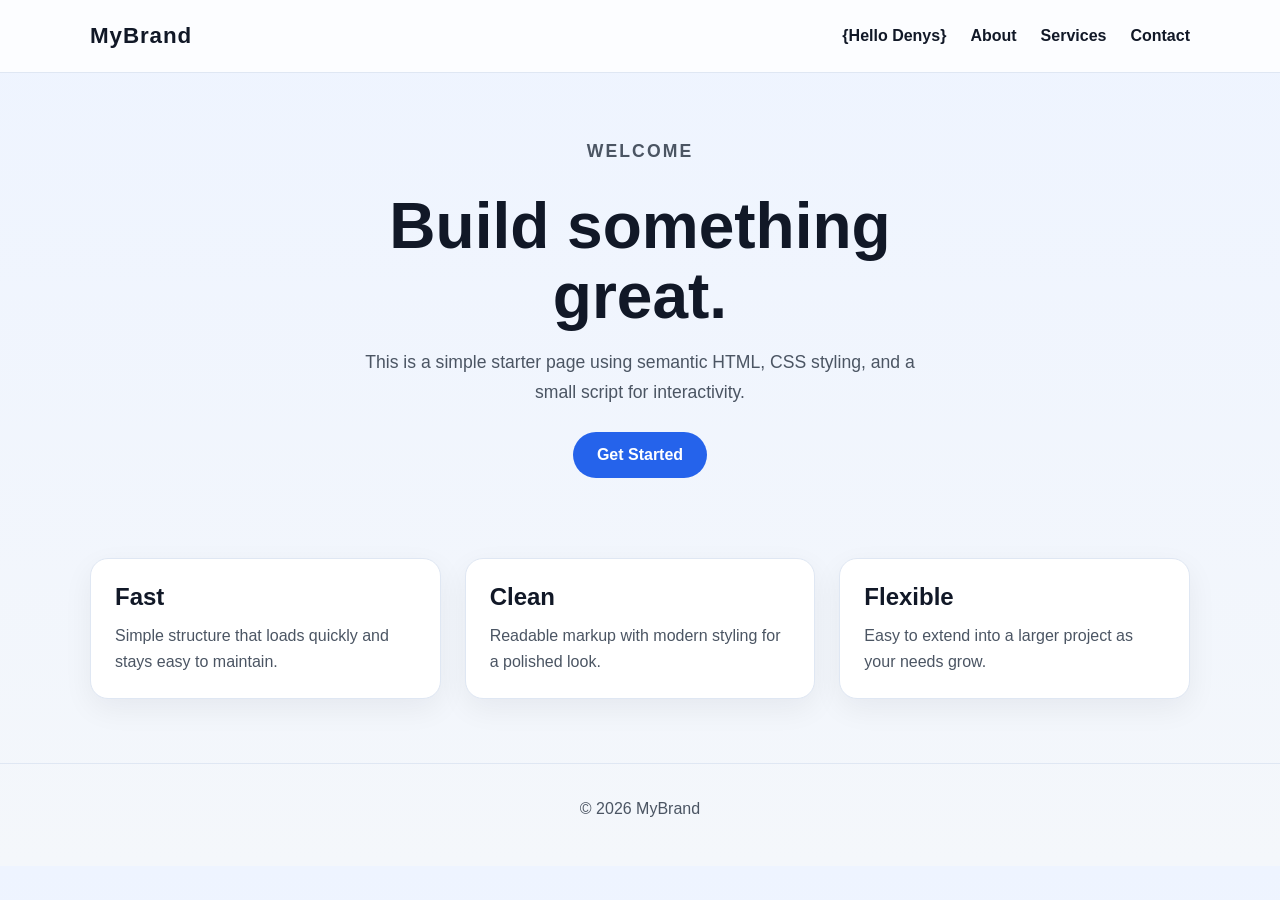
<file: index.html>
<!doctype html>
<html lang="en">
  <head>
    <meta charset="UTF-8" />
    <meta name="viewport" content="width=device-width, initial-scale=1.0" />
    <title>Basic HTML Page</title>
    <link rel="stylesheet" href="styles.css" />
  </head>
  <body>
    <header class="site-header">
      <nav class="nav container" aria-label="Main navigation">
        <div class="brand">MyBrand</div>
        <ul class="nav-links">
          <li><a href="#home">{Hello Denys}</a></li>
          <li><a href="#about">About</a></li>
          <li><a href="#services">Services</a></li>
          <li><a href="#contact">Contact</a></li>
        </ul>
      </nav>
    </header>


    <main class="container" id="home">
      <section class="hero">
        <div class="hero-copy">
          <p class="eyebrow">Welcome</p>
          <h1>Build something great.</h1>
          <p>
            This is a simple starter page using semantic HTML, CSS styling, and a small script for
            interactivity.
          </p>
          <button type="button">Get Started</button>
        </div>
      </section>

      <section class="features" id="about">
        <article class="card">
          <h2>Fast</h2>
          <p>Simple structure that loads quickly and stays easy to maintain.</p>
        </article>
        <article class="card" id="services">
          <h2>Clean</h2>
          <p>Readable markup with modern styling for a polished look.</p>
        </article>
        <article class="card" id="contact">
          <h2>Flexible</h2>
          <p>Easy to extend into a larger project as your needs grow.</p>
        </article>
      </section>
    </main>

    <footer class="site-footer">
      <p>© <span id="year"></span> MyBrand</p>
    </footer>

    <script src="script.js"></script>
  </body>
</html>
</file>
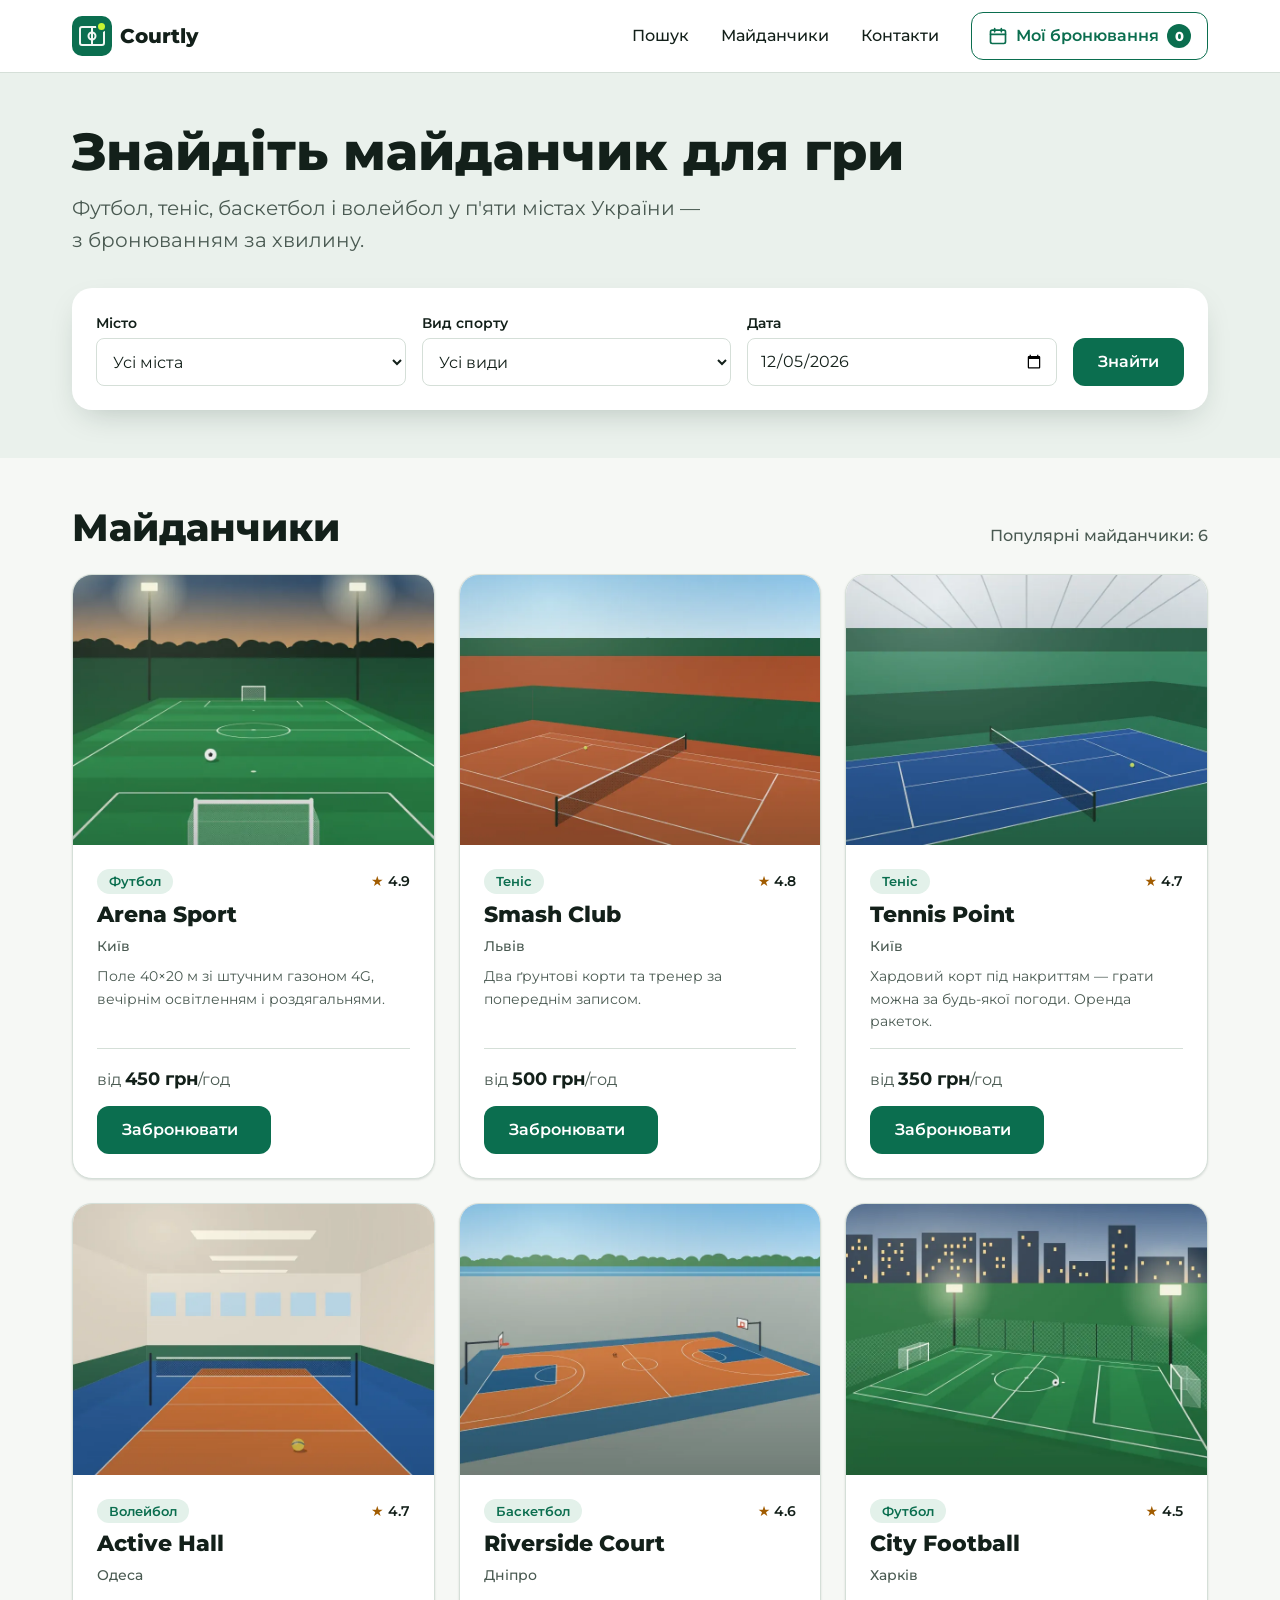
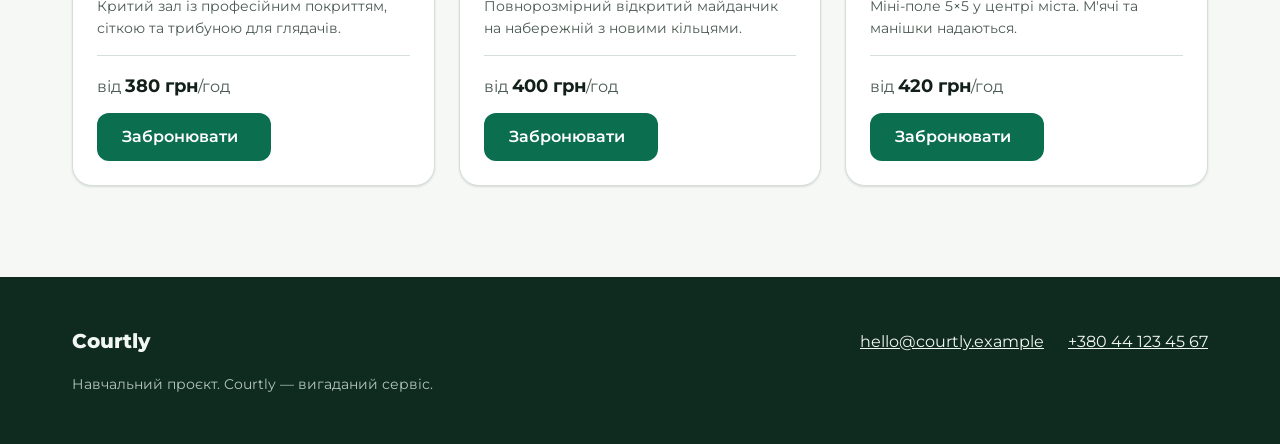
<file: lab.10/index.html>
<!doctype html>
<html lang="uk">
<head>
  <meta charset="utf-8">
  <meta name="viewport" content="width=device-width, initial-scale=1">
  <title>Courtly — пошук і бронювання спортивних майданчиків</title>
  <meta name="description" content="Знайдіть і забронюйте футбольне поле, тенісний корт, баскетбольний чи волейбольний майданчик у п'яти містах України.">
  <link rel="icon" href="img/favicon.svg" type="image/svg+xml">
  <link rel="preconnect" href="https://fonts.googleapis.com">
  <link rel="preconnect" href="https://fonts.gstatic.com" crossorigin>
  <link rel="stylesheet" href="https://fonts.googleapis.com/css2?family=Montserrat:wght@400..800&display=swap">
  <link rel="stylesheet" href="css/tokens.css">
  <link rel="stylesheet" href="css/styles.css">
  <script type="module" src="js/main.js"></script>
</head>
<body>
  <a class="skip-link" href="#main">Перейти до змісту</a>

  <header class="site-header">
    <div class="container site-header__inner">
      <a class="logo" href="./">
        <img src="img/logo-mark.svg" alt="" width="40" height="40">
        <span>Courtly</span>
      </a>

      <nav class="site-nav" id="site-nav" aria-label="Основна навігація">
        <ul class="site-nav__list">
          <li><a href="#search">Пошук</a></li>
          <li><a href="#venues">Майданчики</a></li>
          <li><a href="#contacts">Контакти</a></li>
        </ul>
      </nav>

      <button class="button button--outline bookings-toggle" type="button">
        <svg width="20" height="20" viewBox="0 0 24 24" aria-hidden="true" focusable="false">
          <rect x="3" y="5" width="18" height="16" rx="2" fill="none" stroke="currentColor" stroke-width="2"/>
          <path d="M3 10h18M8 3v4M16 3v4" stroke="currentColor" stroke-width="2" stroke-linecap="round"/>
        </svg>
        <span class="bookings-toggle__label">Мої бронювання</span>
        <span class="badge" id="bookings-count">0</span>
      </button>

      <button class="menu-toggle" type="button" aria-expanded="false" aria-controls="site-nav">
        <span class="visually-hidden">Меню</span>
        <svg width="24" height="24" viewBox="0 0 24 24" aria-hidden="true" focusable="false">
          <path d="M4 7h16M4 12h16M4 17h16" stroke="currentColor" stroke-width="2" stroke-linecap="round"/>
        </svg>
      </button>
    </div>
  </header>

  <main id="main">
    <section class="search" id="search" aria-labelledby="search-title">
      <div class="container">
        <h1 id="search-title">Знайдіть майданчик для гри</h1>
        <p class="lead">Футбол, теніс, баскетбол і волейбол у п'яти містах України — з бронюванням за хвилину.</p>

        <form class="search-form" id="search-form">
          <div class="field">
            <label for="city">Місто</label>
            <select id="city" name="city">
              <option value="">Усі міста</option>
              <option>Київ</option>
              <option>Львів</option>
              <option>Одеса</option>
              <option>Харків</option>
              <option>Дніпро</option>
            </select>
          </div>

          <div class="field">
            <label for="sport">Вид спорту</label>
            <select id="sport" name="sport">
              <option value="">Усі види</option>
              <option>Футбол</option>
              <option>Теніс</option>
              <option>Баскетбол</option>
              <option>Волейбол</option>
            </select>
          </div>

          <div class="field">
            <label for="date">Дата</label>
            <input id="date" name="date" type="date" required>
          </div>

          <button class="button button--primary search-form__submit" type="submit">Знайти</button>
        </form>
      </div>
    </section>

    <section class="results" id="venues" aria-labelledby="venues-title">
      <div class="container">
        <div class="results__head">
          <h2 id="venues-title">Майданчики</h2>
          <p class="results__status" id="status" role="status">Завантаження…</p>
        </div>
        <div class="results__grid" id="results" aria-busy="true"></div>
      </div>
    </section>
  </main>

  <footer class="site-footer" id="contacts">
    <div class="container site-footer__inner">
      <p class="site-footer__brand">Courtly</p>
      <ul class="site-footer__contacts">
        <li><a href="mailto:hello@courtly.example">hello@courtly.example</a></li>
        <li><a href="tel:+380441234567">+380 44 123 45 67</a></li>
      </ul>
      <p class="site-footer__note">Навчальний проєкт. Courtly — вигаданий сервіс.</p>
    </div>
  </footer>

  <dialog class="dialog" id="booking-dialog" aria-labelledby="booking-title">
    <form class="booking-form" id="booking-form">
      <h2 class="dialog__title" id="booking-title" data-field="name"></h2>
      <p class="dialog__meta" data-field="place"></p>

      <dl class="booking-form__summary">
        <div>
          <dt>Дата</dt>
          <dd data-field="date"></dd>
        </div>
      </dl>

      <div class="booking-form__fields">
        <div class="field">
          <label for="booking-time">Початок</label>
          <select id="booking-time" name="time">
            <option>08:00</option>
            <option>09:00</option>
            <option>10:00</option>
            <option>11:00</option>
            <option>12:00</option>
            <option>13:00</option>
            <option>14:00</option>
            <option>15:00</option>
            <option>16:00</option>
            <option>17:00</option>
            <option selected>18:00</option>
            <option>19:00</option>
            <option>20:00</option>
            <option>21:00</option>
          </select>
        </div>

        <div class="field">
          <label for="booking-hours">Тривалість</label>
          <select id="booking-hours" name="hours">
            <option value="1">1 година</option>
            <option value="2">2 години</option>
            <option value="3">3 години</option>
          </select>
        </div>
      </div>

      <p class="booking-form__total">До сплати: <strong data-field="total"></strong></p>

      <div class="dialog__actions">
        <button class="button button--outline" type="button" data-action="cancel">Скасувати</button>
        <button class="button button--primary" type="submit">Підтвердити</button>
      </div>
    </form>
  </dialog>

  <dialog class="dialog" id="bookings-dialog" aria-labelledby="bookings-title">
    <h2 class="dialog__title" id="bookings-title">Мої бронювання</h2>
    <ul class="bookings-list" id="bookings-list"></ul>
    <p class="bookings-empty" id="bookings-empty">Бронювань ще немає.</p>
    <div class="dialog__actions">
      <button class="button button--outline" type="button" data-action="close">Закрити</button>
    </div>
  </dialog>
</body>
</html>
</file>
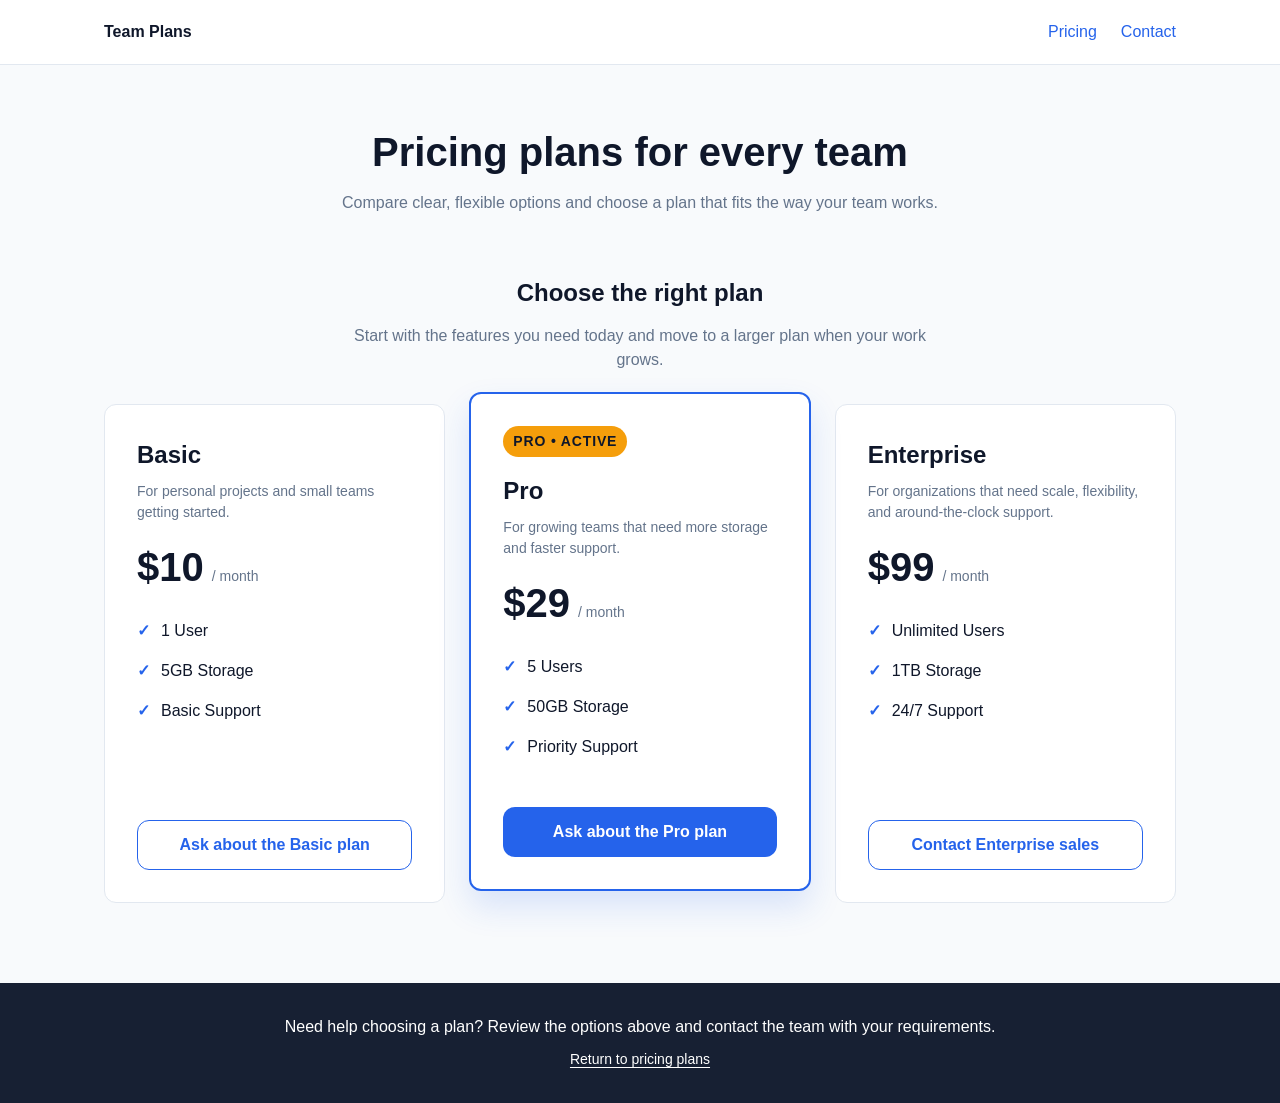
<file: lab.2/index.html>
<!doctype html>
<html lang="en">
  <head>
    <meta charset="UTF-8" />
    <meta name="viewport" content="width=device-width, initial-scale=1.0" />
    <meta
      name="description"
      content="Compare Basic, Pro, and Enterprise pricing plans to find the right option for your team."
    />
    <link rel="canonical" href="https://kornik214.github.io/Web_3_1-Matsevych/lab.2/" />
    <title>Pricing Plans for Teams | Basic, Pro and Enterprise</title>
    <link rel="stylesheet" href="css/styles.css" />
  </head>
  <body>
    <header class="site-header">
      <div class="container site-header__content">
        <a class="site-brand" href="#main-content">Team Plans</a>
        <nav aria-label="Primary navigation">
          <ul class="site-nav">
            <li><a href="#pricing">Pricing</a></li>
            <li><a href="#contact">Contact</a></li>
          </ul>
        </nav>
      </div>
    </header>

    <main id="main-content">
      <section class="pricing-hero" aria-labelledby="page-title">
        <div class="container">
          <h1 id="page-title">Pricing plans for every team</h1>
          <p>Compare clear, flexible options and choose a plan that fits the way your team works.</p>
        </div>
      </section>

      <section class="pricing" id="pricing" aria-labelledby="pricing-title">
        <div class="container">
          <header class="pricing__header">
            <h2 id="pricing-title">Choose the right plan</h2>
            <p>Start with the features you need today and move to a larger plan when your work grows.</p>
          </header>

          <div class="pricing__grid">
            <article class="pricing-card" id="basic-plan">
              <h3>Basic</h3>
              <p class="pricing-card__summary">For personal projects and small teams getting started.</p>
              <p class="pricing-card__price"><span>$10</span> / month</p>
              <ul class="pricing-card__features">
                <li>1 User</li>
                <li>5GB Storage</li>
                <li>Basic Support</li>
              </ul>
              <a class="btn btn--secondary" href="#contact">Ask about the Basic plan</a>
            </article>

            <article class="pricing-card pricing-card--featured" id="pro-plan">
              <p class="pricing-card__badge">PRO &bull; ACTIVE</p>
              <h3>Pro</h3>
              <p class="pricing-card__summary">For growing teams that need more storage and faster support.</p>
              <p class="pricing-card__price"><span>$29</span> / month</p>
              <ul class="pricing-card__features">
                <li>5 Users</li>
                <li>50GB Storage</li>
                <li>Priority Support</li>
              </ul>
              <a class="btn btn--primary" href="#contact">Ask about the Pro plan</a>
            </article>

            <article class="pricing-card" id="enterprise-plan">
              <h3>Enterprise</h3>
              <p class="pricing-card__summary">For organizations that need scale, flexibility, and around-the-clock support.</p>
              <p class="pricing-card__price"><span>$99</span> / month</p>
              <ul class="pricing-card__features">
                <li>Unlimited Users</li>
                <li>1TB Storage</li>
                <li>24/7 Support</li>
              </ul>
              <a class="btn btn--secondary" href="#contact">Contact Enterprise sales</a>
            </article>
          </div>
        </div>
      </section>
    </main>

    <footer class="site-footer" id="contact">
      <div class="container">
        <p>Need help choosing a plan? Review the options above and contact the team with your requirements.</p>
        <a href="#pricing">Return to pricing plans</a>
      </div>
    </footer>
  </body>
</html>
</file>
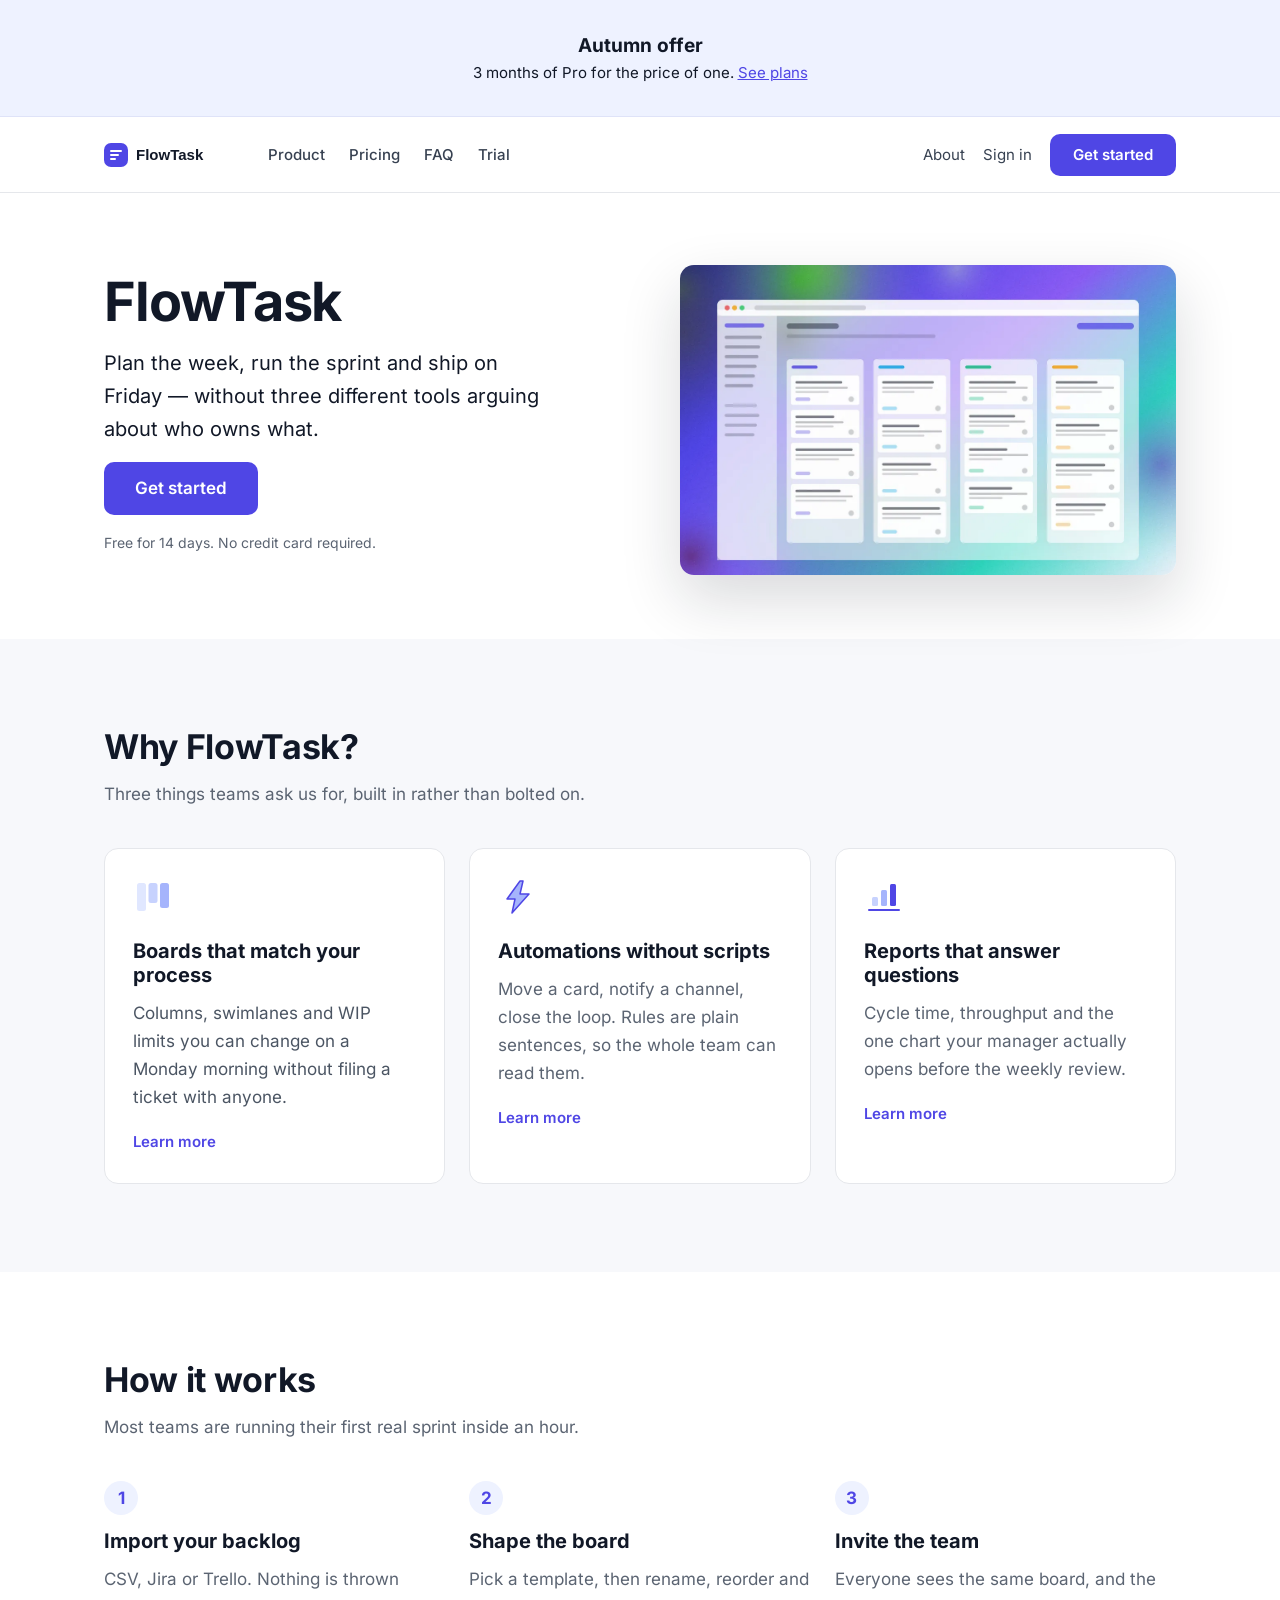
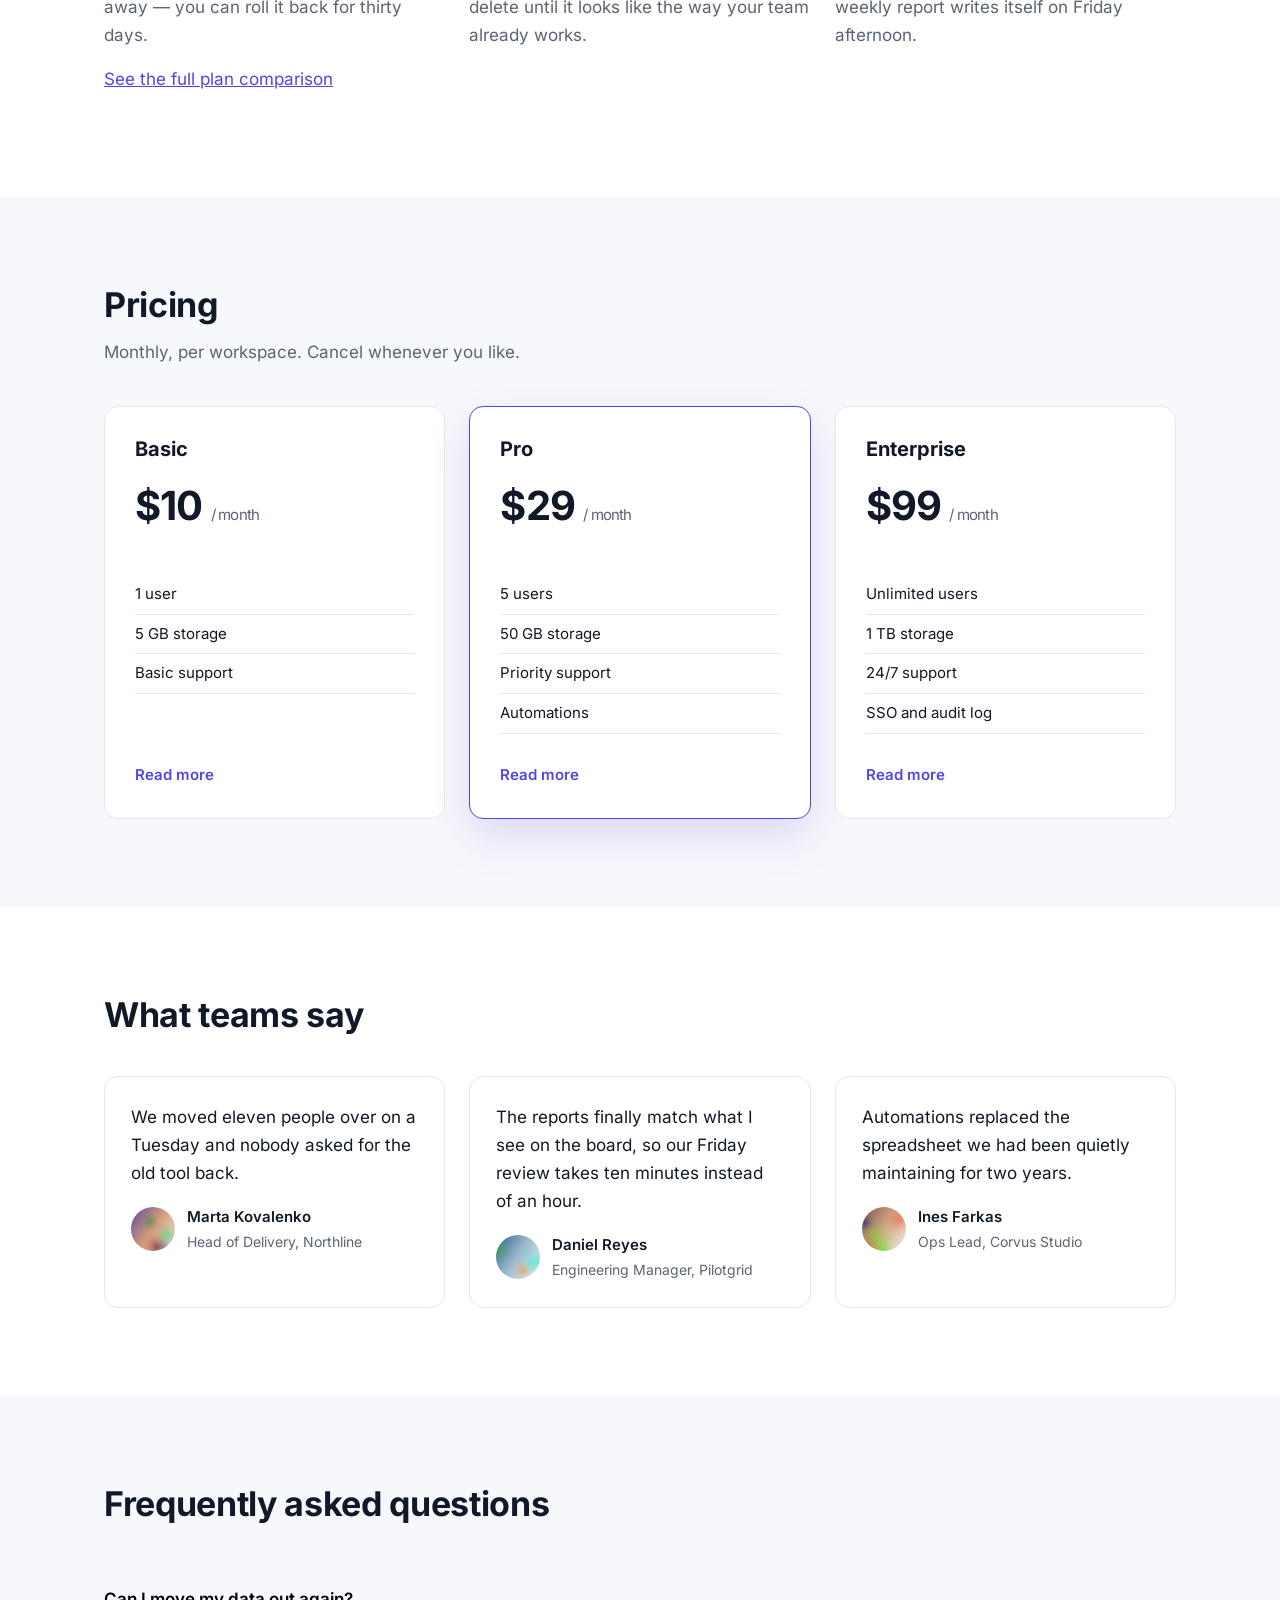
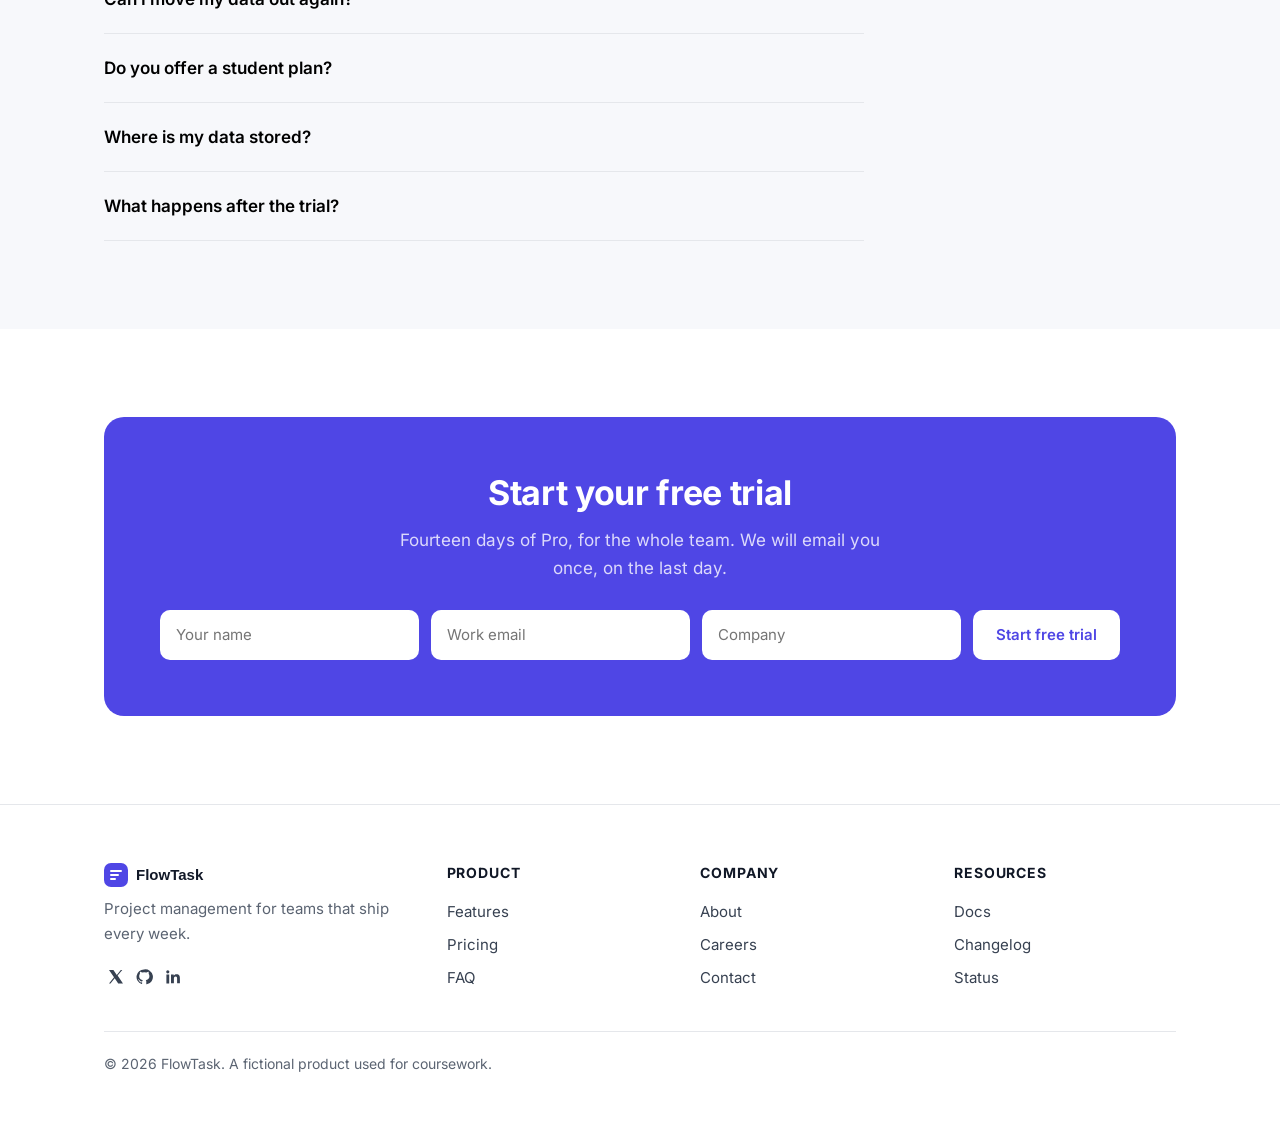
<file: lab.4/index.html>
<!DOCTYPE html>
<html lang="en">
<head>
  <meta charset="utf-8">
  <meta name="viewport" content="width=device-width, initial-scale=1">
  <title>FlowTask — Project management for teams that ship weekly</title>
  <meta name="description" content="FlowTask is a task board with automations and reporting. Plan the week, run the sprint and ship on Friday. Free for 14 days, no credit card.">
  <link rel="canonical" href="https://YOUR-PROJECT.vercel.app/">
  <meta property="og:title" content="FlowTask — Project management for teams that ship weekly">
  <meta property="og:description" content="Plan the week, run the sprint and ship on Friday. Free for 14 days.">
  <meta property="og:type" content="website">
  <meta property="og:url" content="https://YOUR-PROJECT.vercel.app/">
  <meta property="og:image" content="https://YOUR-PROJECT.vercel.app/img/og.jpg">
  <link rel="icon" href="img/logo.svg" type="image/svg+xml">
  <link rel="stylesheet" href="css/styles.css">
  <script defer src="js/main.js"></script>
  <script type="application/ld+json">
  {
    "@context": "https://schema.org",
    "@type": "SoftwareApplication",
    "name": "FlowTask",
    "description": "Project management for teams that ship every week.",
    "url": "https://YOUR-PROJECT.vercel.app/",
    "applicationCategory": "BusinessApplication",
    "operatingSystem": "Web",
    "offers": [
      { "@type": "Offer", "name": "Basic", "price": "10.00", "priceCurrency": "USD" },
      { "@type": "Offer", "name": "Pro", "price": "29.00", "priceCurrency": "USD" },
      { "@type": "Offer", "name": "Enterprise", "price": "99.00", "priceCurrency": "USD" }
    ]
  }
  </script>
</head>
<body>

<a class="skip-link" href="#main">Skip to main content</a>

<div class="promo"><strong>Autumn offer</strong> 3 months of Pro for the price of one. <a href="#pricing">See plans</a></div>

<header class="site-header">
  <div class="site-header__inner">
    <img class="logo" src="img/logo.svg" alt="FlowTask" width="132" height="28">

    <nav class="nav" aria-label="Main navigation">
      <a class="nav-item" href="#features">Product</a>
      <a class="nav-item" href="#pricing">Pricing</a>
      <a class="nav-item" href="#faq">FAQ</a>
      <a class="nav-item" href="#trial">Trial</a>
    </nav>

    <div class="site-header__actions">
      <a class="link-quiet" href="about.html">About</a>
      <a class="link-quiet" href="#">Sign in</a>
      <a class="btn btn--primary" href="#trial">Get started</a>
    </div>
  </div>
</header>

<main id="main">

  <section class="hero">
    <div class="shell hero__grid">
      <div class="hero__copy">
        <h1>FlowTask</h1>
        <p class="hero__lead">Plan the week, run the sprint and ship on Friday — without three
          different tools arguing about who owns what.</p>
        <a class="button button--primary button--lg" href="#trial">Get started</a>
        <p class="hero__note muted">Free for 14 days. No credit card required.</p>
      </div>
      <img class="hero__image" src="img/hero.webp" alt="FlowTask board view with four columns of task cards" width="1200" height="750" fetchpriority="high">
    </div>
  </section>

  <section class="section section--alt" id="features">
    <div class="shell">
      <div class="section__head">
        <h2>Why FlowTask?</h2>
        <p class="muted">Three things teams ask us for, built in rather than bolted on.</p>
      </div>

      <div class="grid-3">
        <div class="card">
          <img class="card__icon" src="img/feature-1.svg" alt="" width="40" height="40">
          <h3>Boards that match your process</h3>
          <p class="soft">Columns, swimlanes and WIP limits you can change on a Monday morning
            without filing a ticket with anyone.</p>
          <a class="card__link" href="#">Learn more<span class="visually-hidden"> about flexible boards</span></a>
        </div>

        <div class="card">
          <img class="card__icon" src="img/feature-2.svg" alt="" width="40" height="40">
          <h3>Automations without scripts</h3>
          <p class="muted">Move a card, notify a channel, close the loop. Rules are plain
            sentences, so the whole team can read them.</p>
          <a class="card__link" href="#">Learn more<span class="visually-hidden"> about automations</span></a>
        </div>

        <div class="card">
          <img class="card__icon" src="img/feature-3.svg" alt="" width="40" height="40">
          <h3>Reports that answer questions</h3>
          <p class="muted">Cycle time, throughput and the one chart your manager actually opens
            before the weekly review.</p>
          <a class="card__link" href="#">Learn more<span class="visually-hidden"> about reports</span></a>
        </div>
      </div>
    </div>
  </section>

  <section class="section" id="how">
    <div class="shell">
      <div class="section__head">
        <h2>How it works</h2>
        <p class="muted">Most teams are running their first real sprint inside an hour.</p>
      </div>

      <div class="grid-3">
        <div>
          <span class="step__num">1</span>
          <h3>Import your backlog</h3>
          <p class="muted">CSV, Jira or Trello. Nothing is thrown away — you can roll it back for
            thirty days.</p>
        </div>
        <div>
          <span class="step__num">2</span>
          <h3>Shape the board</h3>
          <p class="muted">Pick a template, then rename, reorder and delete until it looks like
            the way your team already works.</p>
        </div>
        <div>
          <span class="step__num">3</span>
          <h3>Invite the team</h3>
          <p class="muted">Everyone sees the same board, and the weekly report writes itself on
            Friday afternoon.</p>
        </div>
      </div>

      <p><a href="#pricing">See the full plan comparison</a></p>
    </div>
  </section>

  <section class="section section--alt" id="pricing">
    <div class="shell">
      <div class="section__head">
        <h2>Pricing</h2>
        <p class="muted">Monthly, per workspace. Cancel whenever you like.</p>
      </div>

      <div class="grid-3">
        <div class="plan">
          <h3>Basic</h3>
          <p class="plan__price">$10 <span class="plan__period">/ month</span></p>
          <ul class="plan__list">
            <li>1 user</li>
            <li>5 GB storage</li>
            <li>Basic support</li>
          </ul>
          <div class="plan__cta">
            <a class="card__link" href="#">Read more<span class="visually-hidden"> about the Basic plan</span></a>
          </div>
        </div>

        <div class="plan plan--featured">
          <h3>Pro</h3>
          <p class="plan__price">$29 <span class="plan__period">/ month</span></p>
          <ul class="plan__list">
            <li>5 users</li>
            <li>50 GB storage</li>
            <li>Priority support</li>
            <li>Automations</li>
          </ul>
          <div class="plan__cta">
            <a class="card__link" href="#">Read more<span class="visually-hidden"> about the Pro plan</span></a>
          </div>
        </div>

        <div class="plan">
          <h3>Enterprise</h3>
          <p class="plan__price">$99 <span class="plan__period">/ month</span></p>
          <ul class="plan__list">
            <li>Unlimited users</li>
            <li>1 TB storage</li>
            <li>24/7 support</li>
            <li>SSO and audit log</li>
          </ul>
          <div class="plan__cta">
            <a class="card__link" href="#">Read more<span class="visually-hidden"> about the Enterprise plan</span></a>
          </div>
        </div>
      </div>
    </div>
  </section>

  <section class="section" id="testimonials">
    <div class="shell">
      <div class="section__head">
        <h2>What teams say</h2>
      </div>

      <div class="grid-3">
        <div class="quote">
          <p>We moved eleven people over on a Tuesday and nobody asked for the old tool back.</p>
          <div class="quote__person">
            <img class="quote__avatar" src="img/avatar-1.jpg" alt="" width="44" height="44">
            <div>
              <div class="quote__name">Marta Kovalenko</div>
              <div class="quote__role">Head of Delivery, Northline</div>
            </div>
          </div>
        </div>

        <div class="quote">
          <p>The reports finally match what I see on the board, so our Friday review takes ten
            minutes instead of an hour.</p>
          <div class="quote__person">
            <img class="quote__avatar" src="img/avatar-2.jpg" alt="" width="44" height="44">
            <div>
              <div class="quote__name">Daniel Reyes</div>
              <div class="quote__role">Engineering Manager, Pilotgrid</div>
            </div>
          </div>
        </div>

        <div class="quote">
          <p>Automations replaced the spreadsheet we had been quietly maintaining for two years.</p>
          <div class="quote__person">
            <img class="quote__avatar" src="img/avatar-3.jpg" alt="" width="44" height="44">
            <div>
              <div class="quote__name">Ines Farkas</div>
              <div class="quote__role">Ops Lead, Corvus Studio</div>
            </div>
          </div>
        </div>
      </div>
    </div>
  </section>

  <section class="section section--alt" id="faq">
    <div class="shell">
      <div class="section__head">
        <h2>Frequently asked questions</h2>
      </div>

      <div class="faq">

        <div class="faq__item">
          <button class="faq__q" type="button" aria-expanded="false" aria-controls="faq-1">Can I move my data out again?</button>
          <div class="faq__a" id="faq-1">
            <p>Yes. Every board exports to CSV and JSON, including comments and history, and the
              export runs on demand rather than on a schedule.</p>
          </div>
        </div>

        <div class="faq__item">
          <button class="faq__q" type="button" aria-expanded="false" aria-controls="faq-2">Do you offer a student plan?</button>
          <div class="faq__a" id="faq-2">
            <p>Students and non-profits get Pro at no cost for a year. Write to us from an
              institutional address and we will switch the workspace over.</p>
          </div>
        </div>

        <div class="faq__item">
          <button class="faq__q" type="button" aria-expanded="false" aria-controls="faq-3">Where is my data stored?</button>
          <div class="faq__a" id="faq-3">
            <p>In the EU by default. Enterprise workspaces can pin storage to a specific region and
              receive an audit log of every access.</p>
          </div>
        </div>

        <div class="faq__item">
          <button class="faq__q" type="button" aria-expanded="false" aria-controls="faq-4">What happens after the trial?</button>
          <div class="faq__a" id="faq-4">
            <p>The workspace becomes read-only for thirty days. Nothing is deleted until you ask us
              to delete it.</p>
          </div>
        </div>

      </div>
    </div>
  </section>

  <section class="section" id="trial">
    <div class="shell">
      <div class="trial">
        <h2>Start your free trial</h2>
        <p class="trial__lead">Fourteen days of Pro, for the whole team. We will email you once,
          on the last day.</p>

        <form class="trial__form" id="trial-form" novalidate>
          <label class="visually-hidden" for="trial-name">Your name</label>
          <input class="trial__input" id="trial-name" type="text" name="name" placeholder="Your name" autocomplete="name">

          <label class="visually-hidden" for="trial-email">Work email</label>
          <input class="trial__input" id="trial-email" type="email" name="email" placeholder="Work email" autocomplete="email" required aria-describedby="email-error">

          <label class="visually-hidden" for="trial-company">Company</label>
          <input class="trial__input" id="trial-company" type="text" name="company" placeholder="Company" autocomplete="organization">

          <button class="button button--invert" type="submit">Start free trial</button>
          <p class="trial__error" id="email-error" hidden>Enter your work email, for example name@company.com.</p>
        </form>
        <div class="trial__status" id="trial-status" role="status" tabindex="-1"></div>
      </div>
    </div>
  </section>

</main>

<footer class="site-footer">
  <div class="shell">
    <div class="site-footer__cols">
      <div>
        <img src="img/logo.svg" alt="FlowTask" width="132" height="28">
        <p class="muted">Project management for teams that ship every week.</p>
        <div class="social">
          <a href="#" aria-label="X">
            <svg width="18" height="18" viewBox="0 0 18 18" aria-hidden="true">
              <path d="M10.6 7.6 15.3 2h-1.5l-4 4.9L6.4 2H2l5 7.3L2 15.5h1.5l4.2-5.2 3.5 5.2H16l-5.4-7.9Z" fill="#374151"/>
            </svg>
          </a>
          <a href="#" aria-label="GitHub">
            <svg width="18" height="18" viewBox="0 0 18 18" aria-hidden="true">
              <path d="M9 1.5a7.5 7.5 0 0 0-2.4 14.6c.4.1.5-.2.5-.4v-1.4c-2 .4-2.5-.5-2.7-1-.1-.3-.6-1-1-1.2-.3-.2-.8-.6 0-.6.7 0 1.2.7 1.4 1 .8 1.3 2 1 2.5.7.1-.6.3-1 .6-1.2-1.8-.2-3.7-.9-3.7-4 0-.9.3-1.6.8-2.2-.1-.2-.4-1 .1-2.1 0 0 .7-.2 2.2.8a7.4 7.4 0 0 1 4 0c1.5-1 2.2-.8 2.2-.8.5 1.1.2 1.9.1 2.1.5.6.8 1.3.8 2.2 0 3.1-1.9 3.8-3.7 4 .3.3.6.8.6 1.6v2.3c0 .2.1.5.5.4A7.5 7.5 0 0 0 9 1.5Z" fill="#374151"/>
            </svg>
          </a>
          <a href="#" aria-label="LinkedIn">
            <svg width="18" height="18" viewBox="0 0 18 18" aria-hidden="true">
              <path d="M3.4 6.4h2.8v9H3.4v-9Zm1.4-4.2a1.6 1.6 0 1 1 0 3.2 1.6 1.6 0 0 1 0-3.2ZM8 6.4h2.7v1.2h.1c.4-.7 1.3-1.4 2.7-1.4 2.9 0 3.4 1.8 3.4 4.2v4.9h-2.8v-4.4c0-1 0-2.4-1.5-2.4s-1.7 1.1-1.7 2.3v4.5H8v-9Z" fill="#374151"/>
            </svg>
          </a>
        </div>
      </div>

      <div>
        <div class="site-footer__title">Product</div>
        <ul>
          <li><a href="#features">Features</a></li>
          <li><a href="#pricing">Pricing</a></li>
          <li><a href="#faq">FAQ</a></li>
        </ul>
      </div>

      <div>
        <div class="site-footer__title">Company</div>
        <ul>
          <li><a href="about.html">About</a></li>
          <li><a href="#">Careers</a></li>
          <li><a href="#">Contact</a></li>
        </ul>
      </div>

      <div>
        <div class="site-footer__title">Resources</div>
        <ul>
          <li><a href="#">Docs</a></li>
          <li><a href="#">Changelog</a></li>
          <li><a href="#">Status</a></li>
        </ul>
      </div>
    </div>

    <p class="legal">© 2026 FlowTask. A fictional product used for coursework.</p>
  </div>
</footer>

</body>
</html>
</file>
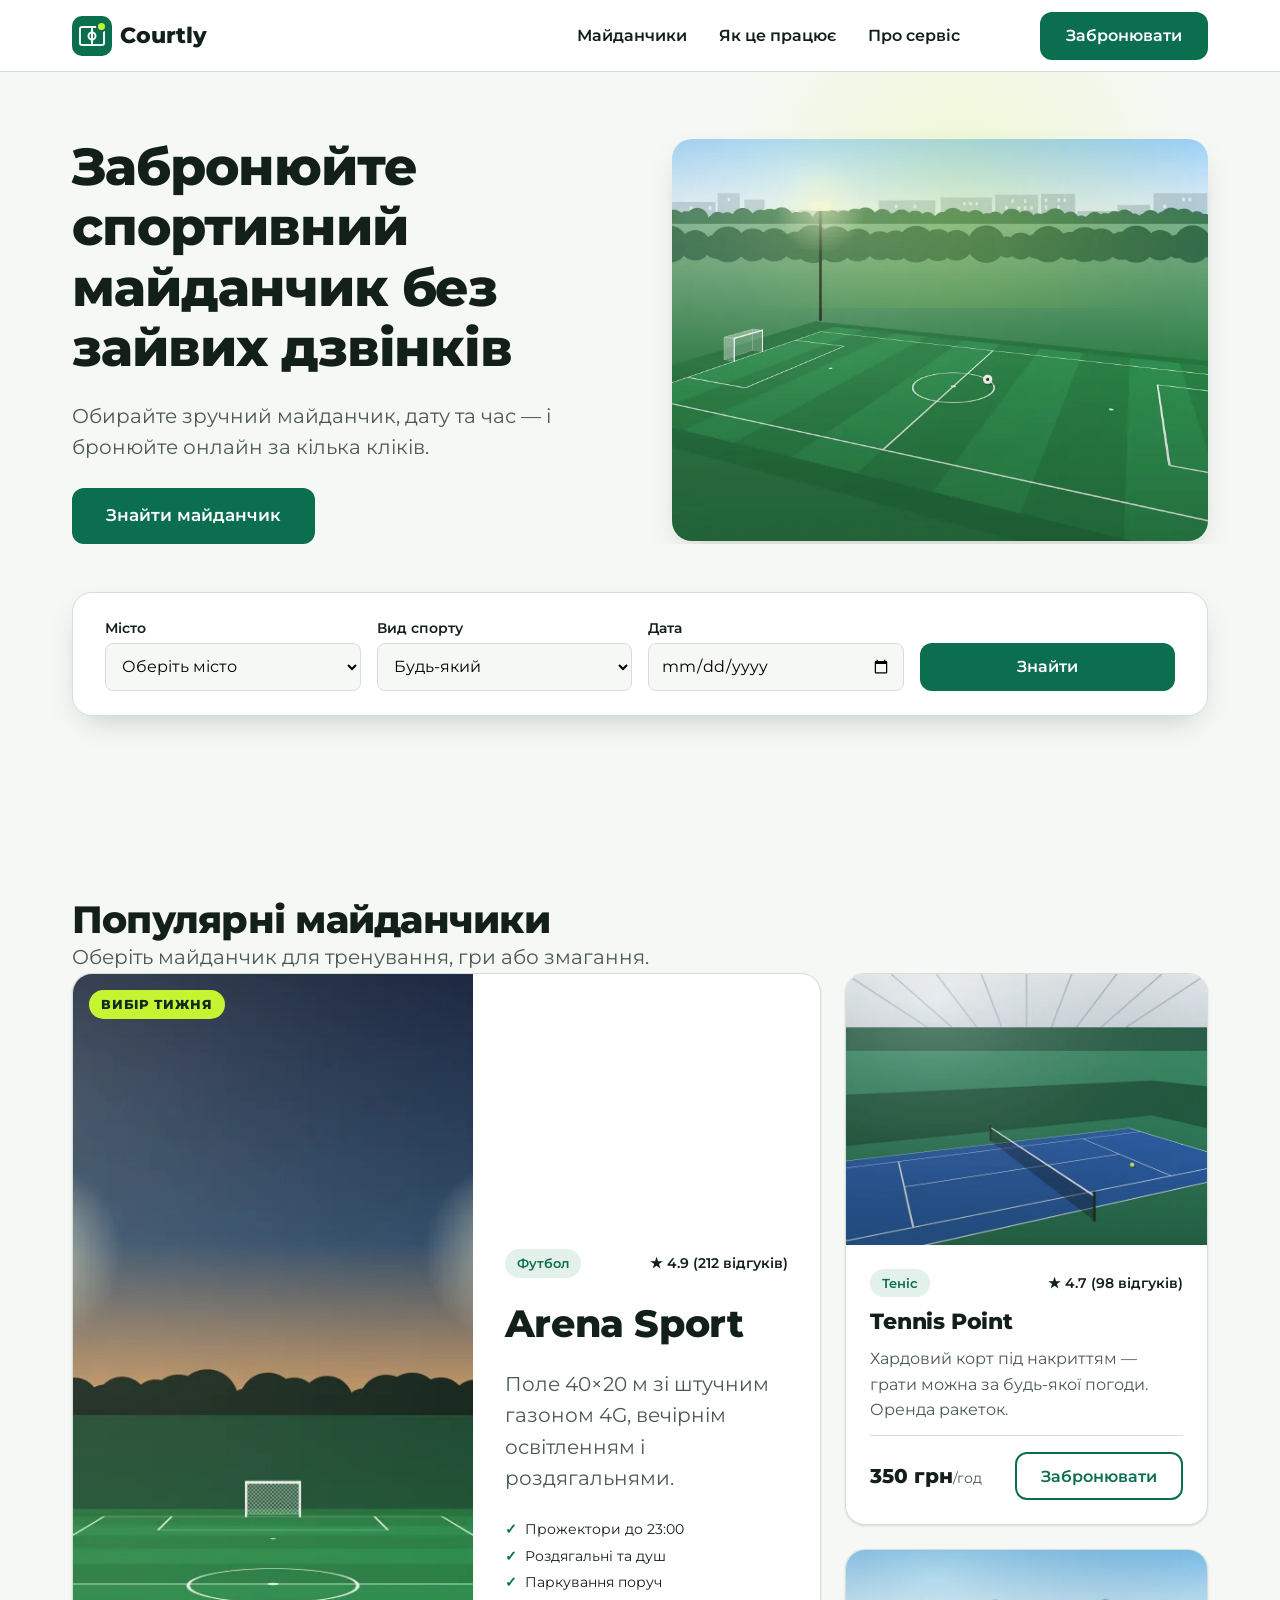
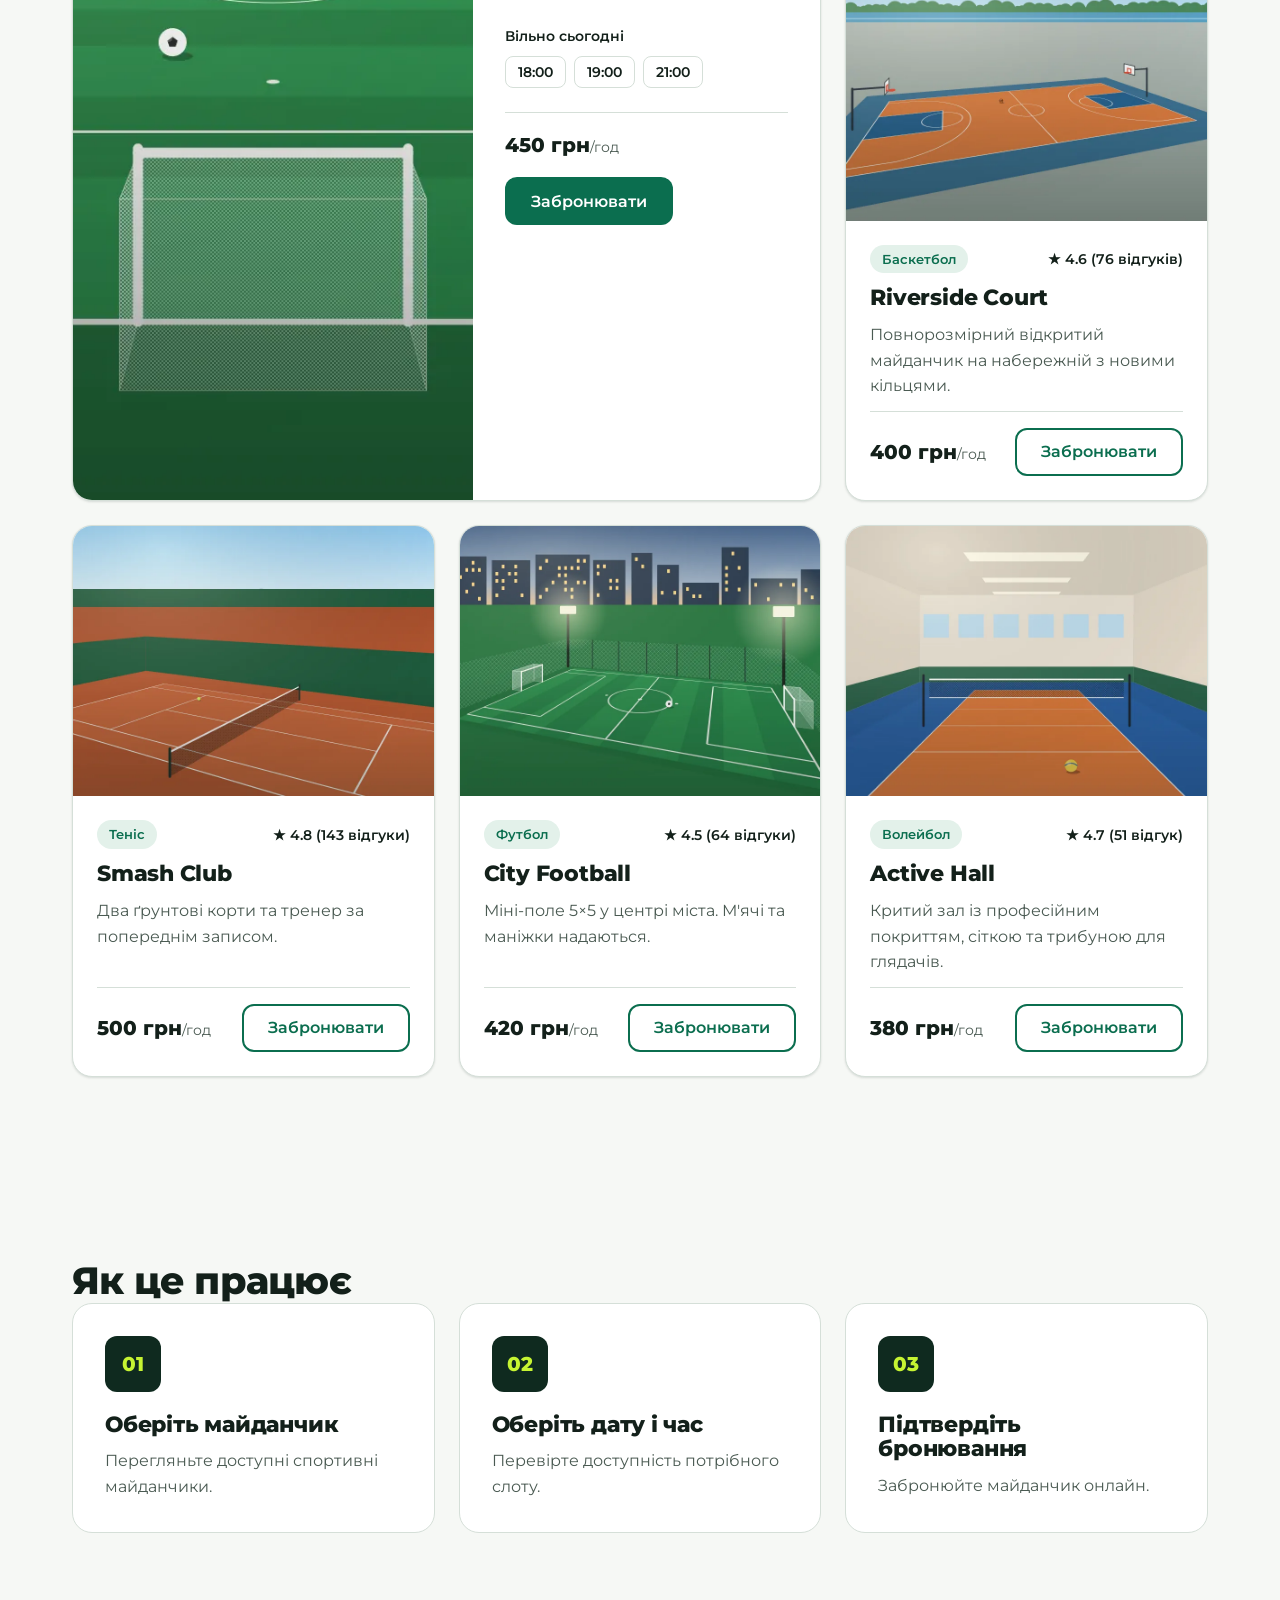
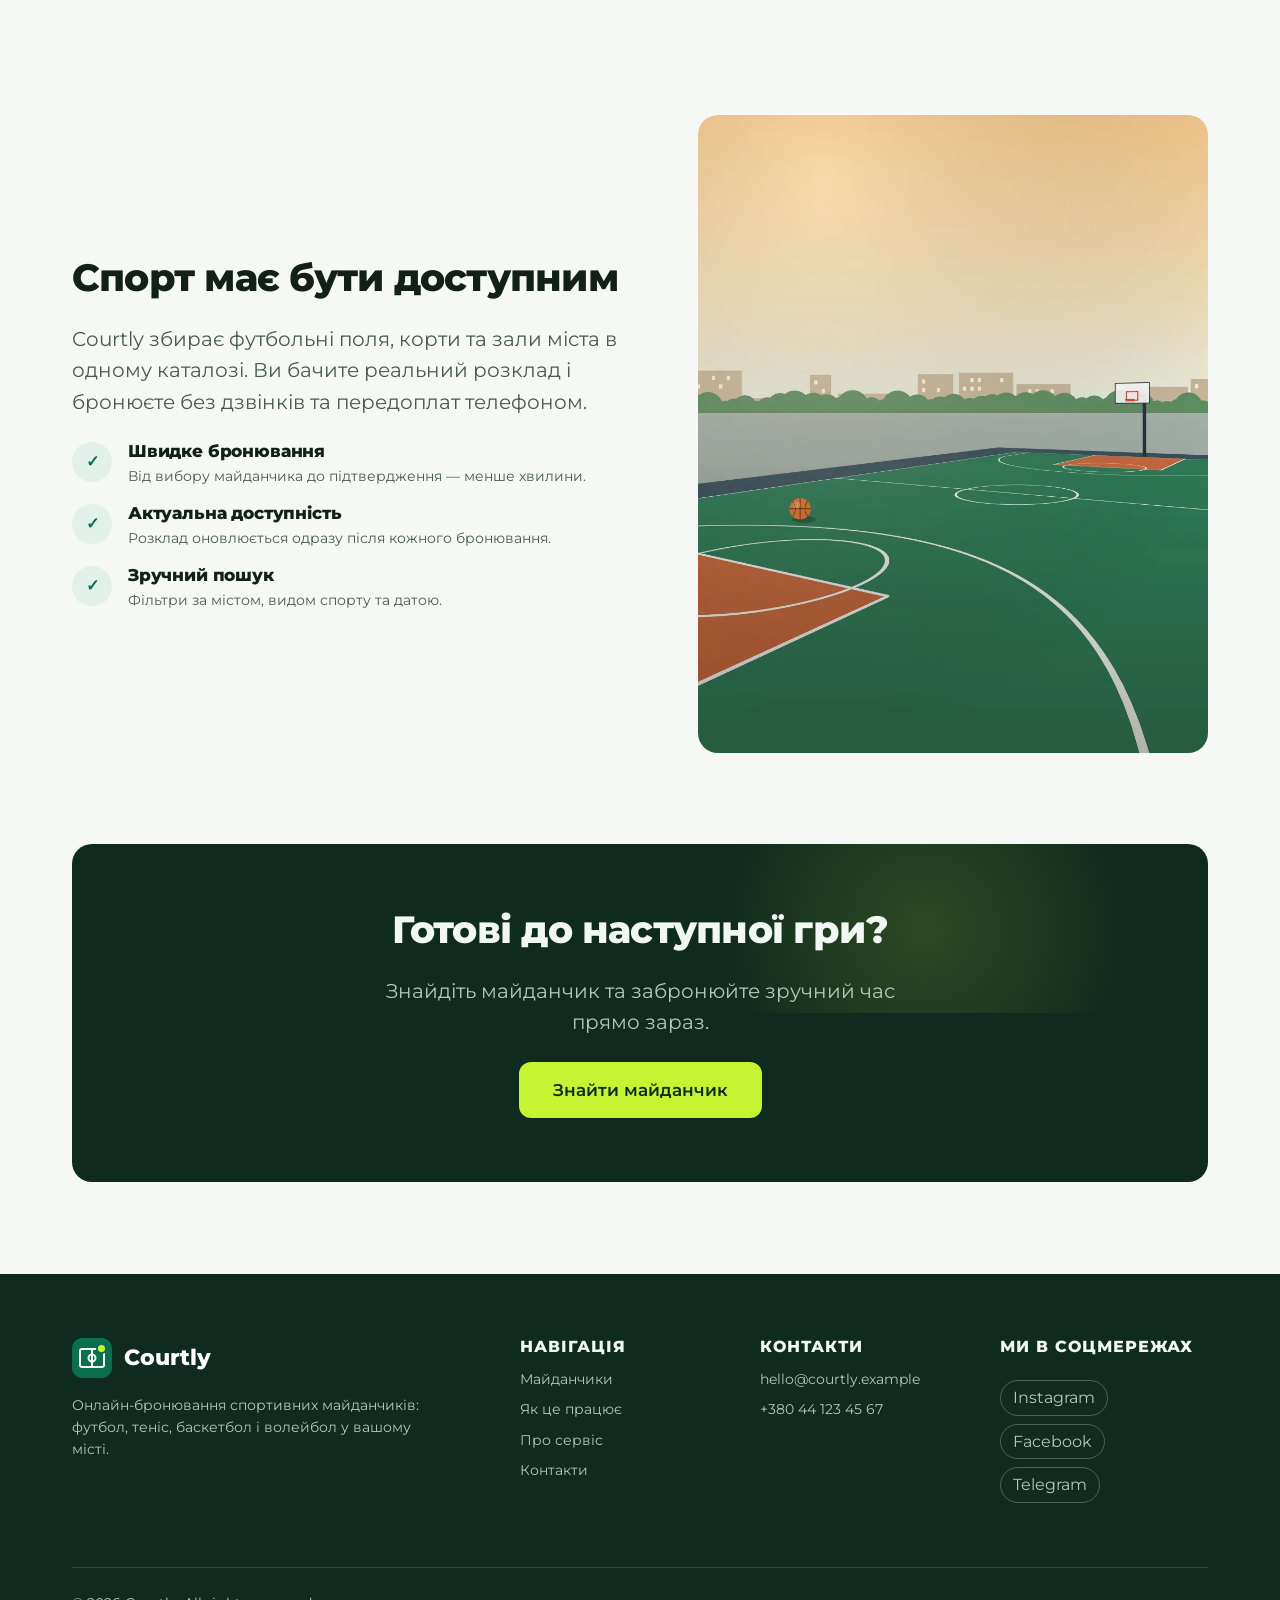
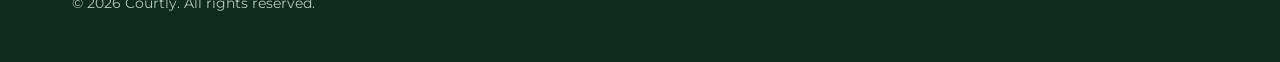
<file: lab.7/index.html>
<!DOCTYPE html>
<html lang="uk">
<head>
  <meta charset="UTF-8">
  <meta name="viewport" content="width=device-width, initial-scale=1.0">

  <title>Courtly — Сервіс бронювання спортивних майданчиків</title>
  <meta name="description"
        content="Обирайте зручний майданчик, дату та час — і бронюйте спортивні майданчики онлайн за кілька кліків без зайвих дзвінків.">
  <link rel="canonical" href="">
  <meta property="og:title" content="Courtly — Бронювання спортивних майданчиків">
  <meta property="og:description"
        content="Обирайте зручний майданчик, дату та час — і бронюйте спортивні майданчики онлайн за кілька кліків.">
  <meta property="og:url" content="">
  <meta property="og:type" content="website">
  <meta property="og:image" content="/img/og-image.jpg">
  <link rel="icon" type="image/svg+xml" href="favicon.svg">
  <link rel="preconnect" href="https://fonts.googleapis.com">
  <link rel="preconnect" href="https://fonts.gstatic.com" crossorigin>
  <link href="https://fonts.googleapis.com/css2?family=Montserrat:wght@400;600;800&display=swap&subset=cyrillic"
        rel="stylesheet">
  <link rel="stylesheet" href="tokens.css">
  <link rel="stylesheet" href="styles1.css">
  <script src="script.js" defer></script>
</head>
<body>

<header class="header">
  <div class="container">
    <a href="/" class="logo-wrap" aria-label="Головна сторінка Courtly">
      <img src="img/logo-mark.svg" alt="" width="40" height="40"> Courtly
    </a>

    <nav class="nav" aria-label="Головна навігація">
      <a href="#venues">Майданчики</a>
      <a href="#how">Як це працює</a>
      <a href="#about">Про сервіс</a>
      <a href="#venues" class="btn btn-primary header-cta">Забронювати</a>
    </nav>

    <button type="button" id="menu-toggle" class="menu-toggle" aria-expanded="false" aria-controls="mobile-nav">
      <div class="menu-toggle-icon" aria-hidden="true">
        <span></span><span></span><span></span>
      </div>
      Меню
    </button>
  </div>

  <nav id="mobile-nav" class="mobile-nav" aria-label="Мобільна навігація">
    <a href="#venues">Майданчики</a>
    <a href="#how">Як це працює</a>
    <a href="#about">Про сервіс</a>
    <a href="#venues" class="btn btn-primary header-cta">Забронювати</a>
  </nav>
</header>

<main>
  <section class="hero">
    <div class="container hero-grid">
      <div class="hero-text">
        <h1>Забронюйте спортивний майданчик без зайвих дзвінків</h1>
        <p class="lead">Обирайте зручний майданчик, дату та час — і бронюйте онлайн за кілька кліків.</p>
        <div>
          <a href="#venues" class="btn btn-primary btn-lg">Знайти майданчик</a>
        </div>
      </div>
      <div class="hero-image">
        <img srcset="img/hero-800.webp 800w, img/hero-1200.webp 1200w"
             sizes="(min-width: 1024px) 50vw, 100vw"
             src="img/hero-1200.webp"
             alt="Футбольне поле зі штучним газоном у вечірній час"
             width="1200" height="900"
             fetchpriority="high">
      </div>
    </div>
  </section>

  <section id="search" class="search-section">
    <div class="container">
      <form action="#venues" class="search-form">
        <div class="form-group">
          <label for="city">Місто</label>
          <select id="city" class="form-control" required>
            <option value="">Оберіть місто</option>
            <option value="kyiv">Київ</option>
            <option value="lviv">Львів</option>
            <option value="odesa">Одеса</option>
            <option value="kharkiv">Харків</option>
            <option value="dnipro">Дніпро</option>
          </select>
        </div>
        <div class="form-group">
          <label for="sport">Вид спорту</label>
          <select id="sport" class="form-control" required>
            <option value="">Будь-який</option>
            <option value="football">Футбол</option>
            <option value="tennis">Теніс</option>
            <option value="basketball">Баскетбол</option>
            <option value="volleyball">Волейбол</option>
          </select>
        </div>
        <div class="form-group">
          <label for="date">Дата</label>
          <input type="date" id="date" class="form-control" required>
        </div>
        <button type="submit" class="btn btn-primary">Знайти</button>
      </form>
    </div>
  </section>

  <section id="venues" class="section section-alt">
    <div class="container">
      <div class="section-head">
        <h2>Популярні майданчики</h2>
        <p class="lead">Оберіть майданчик для тренування, гри або змагання.</p>
      </div>

      <div class="venues-grid">
        <article class="card featured">
          <div class="card-img-wrap">
            <span class="badge">Вибір тижня</span>
            <img src="img/arena-sport.webp" alt="Освітлене футбольне поле Arena Sport" width="900" height="1200"
                 loading="lazy">
          </div>
          <div class="card-body">
            <div class="card-meta">
              <span class="chip">Футбол</span>
              <div class="rating">
                <span class="rating-star" aria-hidden="true">★</span> 4.9 <span
                class="rating-count">(212 відгуків)</span>
              </div>
            </div>
            <h3>Arena Sport</h3>
            <p class="card-desc">Поле 40×20 м зі штучним газоном 4G, вечірнім освітленням і роздягальнями.</p>

            <ul class="card-benefits">
              <li>Прожектори до 23:00</li>
              <li>Роздягальні та душ</li>
              <li>Паркування поруч</li>
            </ul>

            <div class="card-slots">
              <div class="slots-title">Вільно сьогодні</div>
              <div class="slots-list">
                <span class="slot-tag">18:00</span>
                <span class="slot-tag">19:00</span>
                <span class="slot-tag">21:00</span>
              </div>
            </div>

            <div class="card-footer">
              <div class="price">450 грн<span>/год</span></div>
              <button type="button" class="btn btn-primary">
                Забронювати<span class="visually-hidden"> Arena Sport</span>
              </button>
            </div>
          </div>
        </article>

        <article class="card">
          <div class="card-img-wrap">
            <img src="img/tennis-point.webp" alt="Критий тенісний корт Tennis Point" width="800" height="600"
                 loading="lazy">
          </div>
          <div class="card-body">
            <div class="card-meta">
              <span class="chip">Теніс</span>
              <div class="rating">
                <span class="rating-star" aria-hidden="true">★</span> 4.7 <span
                class="rating-count">(98 відгуків)</span>
              </div>
            </div>
            <h3>Tennis Point</h3>
            <p class="card-desc">Хардовий корт під накриттям — грати можна за будь-якої погоди. Оренда ракеток.</p>
            <div class="card-footer">
              <div class="price">350 грн<span>/год</span></div>
              <button type="button" class="btn btn-outline">
                Забронювати<span class="visually-hidden"> Tennis Point</span>
              </button>
            </div>
          </div>
        </article>

        <article class="card">
          <div class="card-img-wrap">
            <img src="img/riverside-court.webp" alt="Відкритий баскетбольний майданчик біля річки" width="800"
                 height="600" loading="lazy">
          </div>
          <div class="card-body">
            <div class="card-meta">
              <span class="chip">Баскетбол</span>
              <div class="rating">
                <span class="rating-star" aria-hidden="true">★</span> 4.6 <span
                class="rating-count">(76 відгуків)</span>
              </div>
            </div>
            <h3>Riverside Court</h3>
            <p class="card-desc">Повнорозмірний відкритий майданчик на набережній з новими кільцями.</p>
            <div class="card-footer">
              <div class="price">400 грн<span>/год</span></div>
              <button type="button" class="btn btn-outline">
                Забронювати<span class="visually-hidden"> Riverside Court</span>
              </button>
            </div>
          </div>
        </article>

        <article class="card">
          <div class="card-img-wrap">
            <img src="img/smash-club.webp" alt="Ґрунтові тенісні корти" width="800" height="600" loading="lazy">
          </div>
          <div class="card-body">
            <div class="card-meta">
              <span class="chip">Теніс</span>
              <div class="rating">
                <span class="rating-star" aria-hidden="true">★</span> 4.8 <span
                class="rating-count">(143 відгуки)</span>
              </div>
            </div>
            <h3>Smash Club</h3>
            <p class="card-desc">Два ґрунтові корти та тренер за попереднім записом.</p>
            <div class="card-footer">
              <div class="price">500 грн<span>/год</span></div>
              <button type="button" class="btn btn-outline">
                Забронювати<span class="visually-hidden"> Smash Club</span>
              </button>
            </div>
          </div>
        </article>

        <article class="card">
          <div class="card-img-wrap">
            <img src="img/city-football.webp" alt="Нічне футбольне міні-поле" width="800" height="600" loading="lazy">
          </div>
          <div class="card-body">
            <div class="card-meta">
              <span class="chip">Футбол</span>
              <div class="rating">
                <span class="rating-star" aria-hidden="true">★</span> 4.5 <span class="rating-count">(64 відгуки)</span>
              </div>
            </div>
            <h3>City Football</h3>
            <p class="card-desc">Міні-поле 5×5 у центрі міста. М'ячі та маніжки надаються.</p>
            <div class="card-footer">
              <div class="price">420 грн<span>/год</span></div>
              <button type="button" class="btn btn-outline">
                Забронювати<span class="visually-hidden"> City Football</span>
              </button>
            </div>
          </div>
        </article>

        <article class="card">
          <div class="card-img-wrap">
            <img src="img/active-hall.webp" alt="Критий волейбольний зал" width="800" height="600" loading="lazy">
          </div>
          <div class="card-body">
            <div class="card-meta">
              <span class="chip">Волейбол</span>
              <div class="rating">
                <span class="rating-star" aria-hidden="true">★</span> 4.7 <span class="rating-count">(51 відгук)</span>
              </div>
            </div>
            <h3>Active Hall</h3>
            <p class="card-desc">Критий зал із професійним покриттям, сіткою та трибуною для глядачів.</p>
            <div class="card-footer">
              <div class="price">380 грн<span>/год</span></div>
              <button type="button" class="btn btn-outline">
                Забронювати<span class="visually-hidden"> Active Hall</span>
              </button>
            </div>
          </div>
        </article>
      </div>
    </div>
  </section>

  <section id="how" class="section">
    <div class="container">
      <div class="section-head">
        <h2>Як це працює</h2>
      </div>
      <ol class="how-grid">
        <li class="how-step">
          <span class="step-num">01</span>
          <h3>Оберіть майданчик</h3>
          <p>Перегляньте доступні спортивні майданчики.</p>
        </li>
        <li class="how-step">
          <span class="step-num">02</span>
          <h3>Оберіть дату і час</h3>
          <p>Перевірте доступність потрібного слоту.</p>
        </li>
        <li class="how-step">
          <span class="step-num">03</span>
          <h3>Підтвердіть бронювання</h3>
          <p>Забронюйте майданчик онлайн.</p>
        </li>
      </ol>
    </div>
  </section>

  <section id="about" class="section section-alt">
    <div class="container about-grid">
      <div class="about-text">
        <h2>Спорт має бути доступним</h2>
        <p class="about-lead">Courtly збирає футбольні поля, корти та зали міста в одному каталозі. Ви бачите реальний
          розклад і бронюєте без дзвінків та передоплат телефоном.</p>

        <ul class="about-features">
          <li class="about-feature">
            <div class="about-icon" aria-hidden="true">✓</div>
            <div>
              <h3>Швидке бронювання</h3>
              <p>Від вибору майданчика до підтвердження — менше хвилини.</p>
            </div>
          </li>
          <li class="about-feature">
            <div class="about-icon" aria-hidden="true">✓</div>
            <div>
              <h3>Актуальна доступність</h3>
              <p>Розклад оновлюється одразу після кожного бронювання.</p>
            </div>
          </li>
          <li class="about-feature">
            <div class="about-icon" aria-hidden="true">✓</div>
            <div>
              <h3>Зручний пошук</h3>
              <p>Фільтри за містом, видом спорту та датою.</p>
            </div>
          </li>
        </ul>
      </div>
      <div>
        <img src="img/about.webp" class="about-img" alt="Баскетбольний майданчик у місті" width="960" height="1200"
             loading="lazy">
      </div>
    </div>
  </section>

  <section class="container">
    <div class="cta-block theme-dark">
      <h2>Готові до наступної гри?</h2>
      <p class="cta-text">Знайдіть майданчик та забронюйте зручний час прямо зараз.</p>
      <a href="#search" class="btn btn-accent btn-lg">Знайти майданчик</a>
    </div>
  </section>
</main>

<footer id="contacts" class="footer theme-dark">
  <div class="container">
    <div class="footer-grid">
      <div class="footer-brand">
        <img src="img/logo-mark.svg" alt="" width="40" height="40" style="display:inline-block; vertical-align:middle;">
        <span style="font-weight: 800; font-size: 1.375rem; color: #fff; margin-left: 8px; vertical-align:middle;">Courtly</span>
        <p>Онлайн-бронювання спортивних майданчиків: футбол, теніс, баскетбол і волейбол у вашому місті.</p>
      </div>

      <div class="footer-col">
        <h3>Навігація</h3>
        <ul class="footer-nav">
          <li><a href="#venues">Майданчики</a></li>
          <li><a href="#how">Як це працює</a></li>
          <li><a href="#about">Про сервіс</a></li>
          <li><a href="#contacts">Контакти</a></li>
        </ul>
      </div>

      <div class="footer-col">
        <h3>Контакти</h3>
        <ul class="footer-nav">
          <li><a href="mailto:hello@courtly.example">hello@courtly.example</a></li>
          <li><a href="tel:+380441234567">+380 44 123 45 67</a></li>
        </ul>
      </div>

      <div class="footer-col">
        <h3>Ми в соцмережах</h3>
        <ul class="footer-social">
          <li><a href="#" class="social-link" aria-label="Instagram">Instagram</a></li>
          <li><a href="#" class="social-link" aria-label="Facebook">Facebook</a></li>
          <li><a href="#" class="social-link" aria-label="Telegram">Telegram</a></li>
        </ul>
      </div>
    </div>

    <div class="footer-copy">
      © 2026 Courtly. All rights reserved.
    </div>
  </div>
</footer>

</body>
</html>
</file>
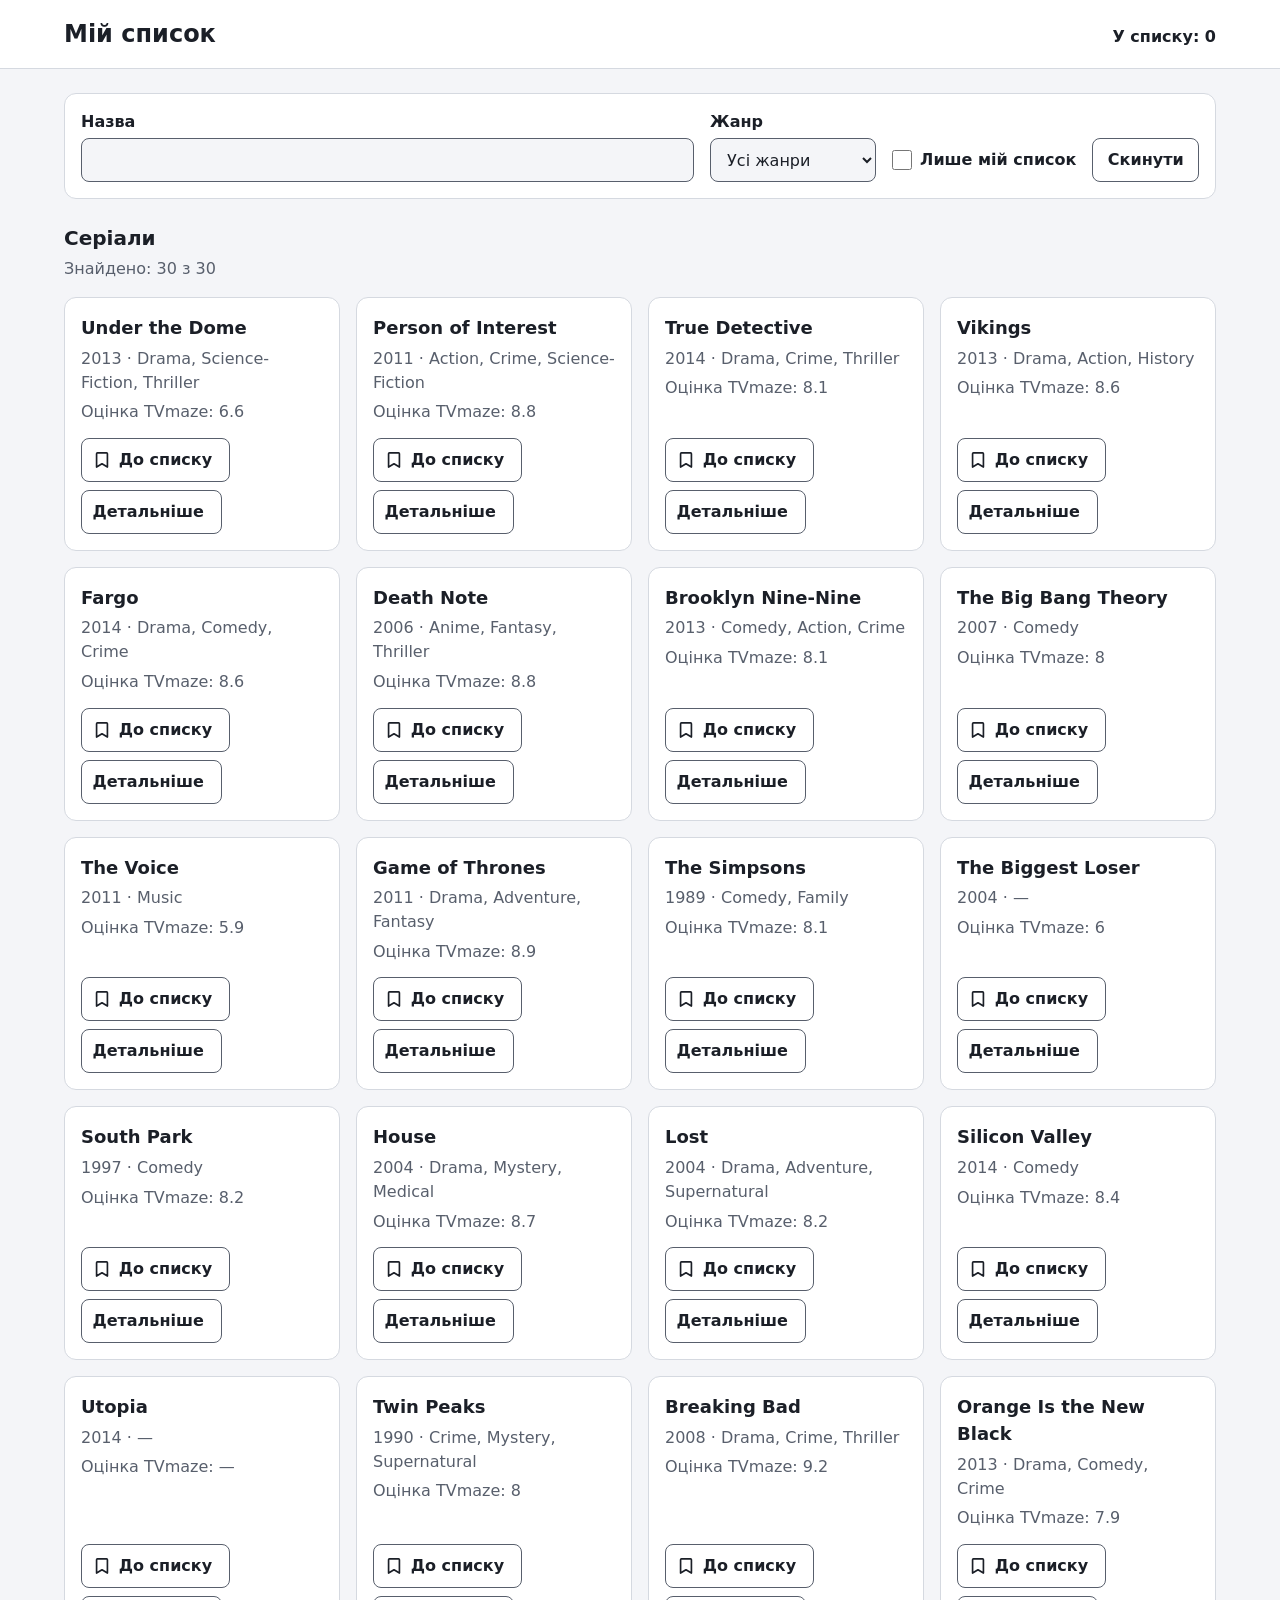
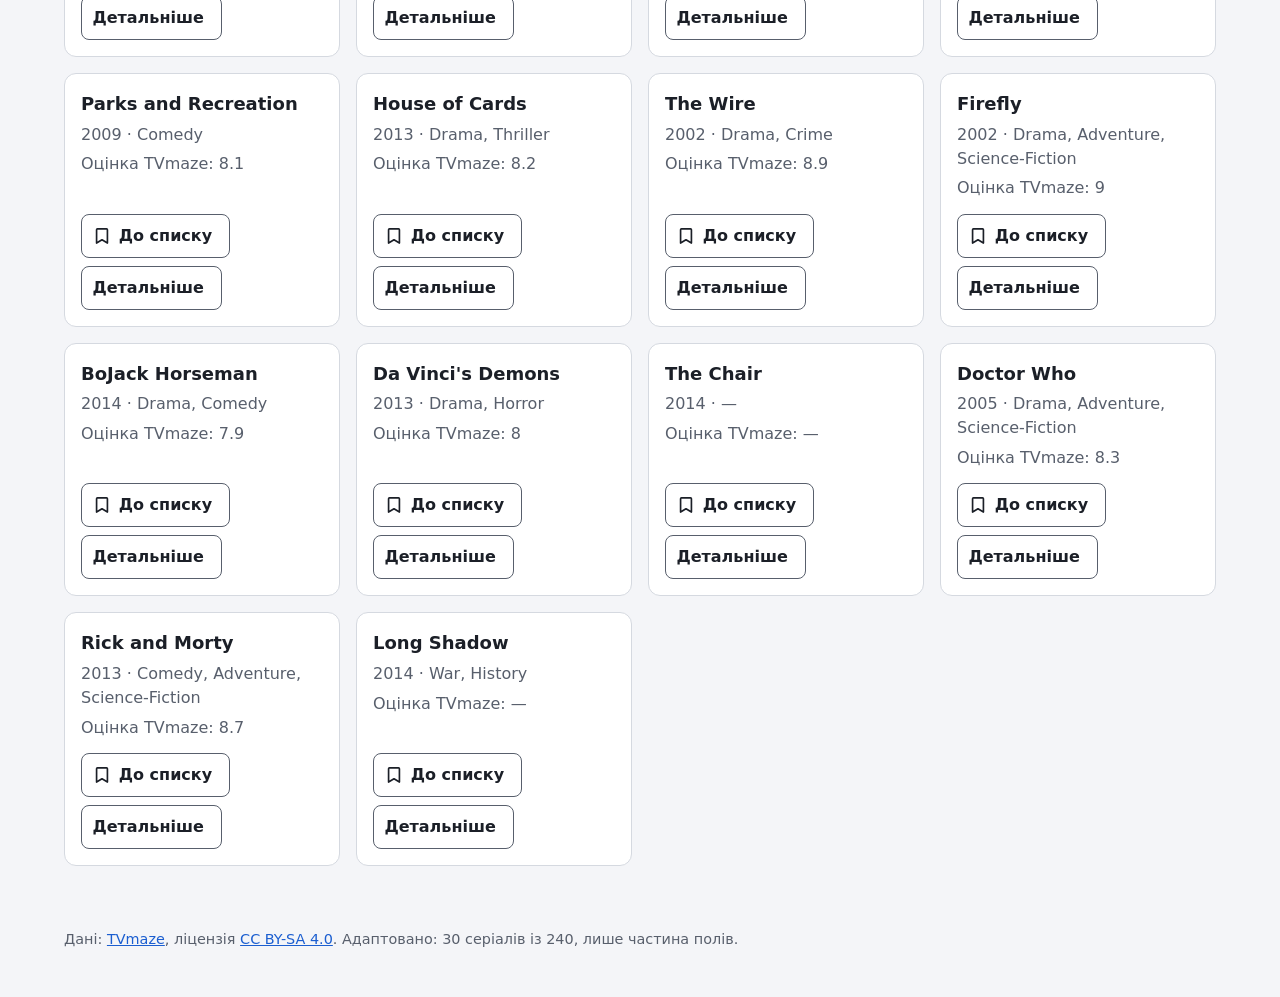
<file: lab.9/index.html>
<!doctype html>
<html lang="uk">
  <head>
    <meta charset="utf-8" />
    <meta name="viewport" content="width=device-width, initial-scale=1" />
    <title>Мій список — серіали TVmaze</title>
    <meta name="description" content="Каталог 30 серіалів TVmaze з пошуком, моїм списком і нотатками." />
    <link rel="icon" href="data:," />
    <link rel="stylesheet" href="styles.css" />
    <script type="module" src="src/main.js"></script>
  </head>
  <body>
    <header class="site-header">
      <div class="container site-header__inner">
        <h1 class="site-title">Мій список</h1>
        <p class="counter">У списку: <span id="watchlist-count">0</span></p>
      </div>
    </header>

    <main class="container">
      <form id="filters" class="filters" role="search" aria-label="Пошук серіалів">
        <div class="field">
          <label for="filter-query">Назва</label>
          <input id="filter-query" name="query" type="search" autocomplete="off" spellcheck="false" />
        </div>
        <div class="field">
          <label for="filter-genre">Жанр</label>
          <select id="filter-genre" name="genre">
            <option value="">Усі жанри</option>
            <option>Action</option>
            <option>Adventure</option>
            <option>Anime</option>
            <option>Comedy</option>
            <option>Crime</option>
            <option>Drama</option>
            <option>Family</option>
            <option>Fantasy</option>
            <option>History</option>
            <option>Horror</option>
            <option>Medical</option>
            <option>Music</option>
            <option>Mystery</option>
            <option>Science-Fiction</option>
            <option>Supernatural</option>
            <option>Thriller</option>
            <option>War</option>
          </select>
        </div>
        <div class="field field--check">
          <input id="filter-mine" name="mine" type="checkbox" />
          <label for="filter-mine">Лише мій список</label>
        </div>
        <button type="reset" class="btn">Скинути</button>
      </form>

      <h2 id="results-heading" class="results-heading">Серіали</h2>
      <p id="status" class="status" role="status"></p>
      <ul id="results" class="cards" aria-labelledby="results-heading"></ul>
    </main>

    <footer class="site-footer container">
      <p>
        Дані: <a href="https://www.tvmaze.com">TVmaze</a>, ліцензія
        <a href="https://creativecommons.org/licenses/by-sa/4.0/">CC BY-SA 4.0</a>. Адаптовано: 30
        серіалів із 240, лише частина полів.
      </p>
    </footer>

    <template id="show-card">
      <li class="card" data-id="">
        <h3 class="card__title" data-field="name" lang="en"></h3>
        <p class="card__meta">
          <span data-field="year"></span> · <span data-field="genres" lang="en"></span>
        </p>
        <p class="card__rating">Оцінка TVmaze: <span data-field="rating"></span></p>
        <p class="card__mine" hidden>Моя оцінка: <strong data-field="my-rating"></strong>/10</p>
        <p class="card__note" data-field="note" hidden></p>
        <div class="card__actions">
          <button type="button" class="btn btn--toggle" data-action="toggle" aria-pressed="false">
            <svg class="icon" viewBox="0 0 24 24" aria-hidden="true" focusable="false">
              <path d="M6.5 3.5h11a1 1 0 0 1 1 1v16l-6.5-4-6.5 4v-16a1 1 0 0 1 1-1z" />
            </svg>
            До списку<span class="visually-hidden">: <span data-field="name" lang="en"></span></span>
          </button>
          <button type="button" class="btn" data-action="details">
            Детальніше<span class="visually-hidden"> про <span data-field="name" lang="en"></span></span>
          </button>
        </div>
      </li>
    </template>

    <dialog id="details" class="details" aria-labelledby="details-title">
      <h2 id="details-title" class="details__title" lang="en"></h2>
      <div id="details-summary" class="details__summary" lang="en"></div>
      <p class="details__source">
        <a id="details-link" href="https://www.tvmaze.com">Сторінка серіалу на TVmaze</a>
      </p>
      <form id="note-form" class="note-form">
        <h3 class="note-form__title">Моя оцінка й нотатка</h3>
        <div class="field">
          <label for="note-rating">Моя оцінка (ціле число від 1 до 10)</label>
          <input id="note-rating" name="rating" type="number" min="1" max="10" step="1" required />
          <p id="note-rating-error" class="field__error"></p>
        </div>
        <div class="field">
          <label for="note-text">Нотатка (до 140 символів, необов'язково)</label>
          <textarea id="note-text" name="note" rows="3" maxlength="140"></textarea>
        </div>
        <div class="note-form__actions">
          <button type="submit" class="btn btn--primary">Зберегти</button>
          <button type="button" class="btn">Скасувати</button>
        </div>
      </form>
    </dialog>
  </body>
</html>
</file>
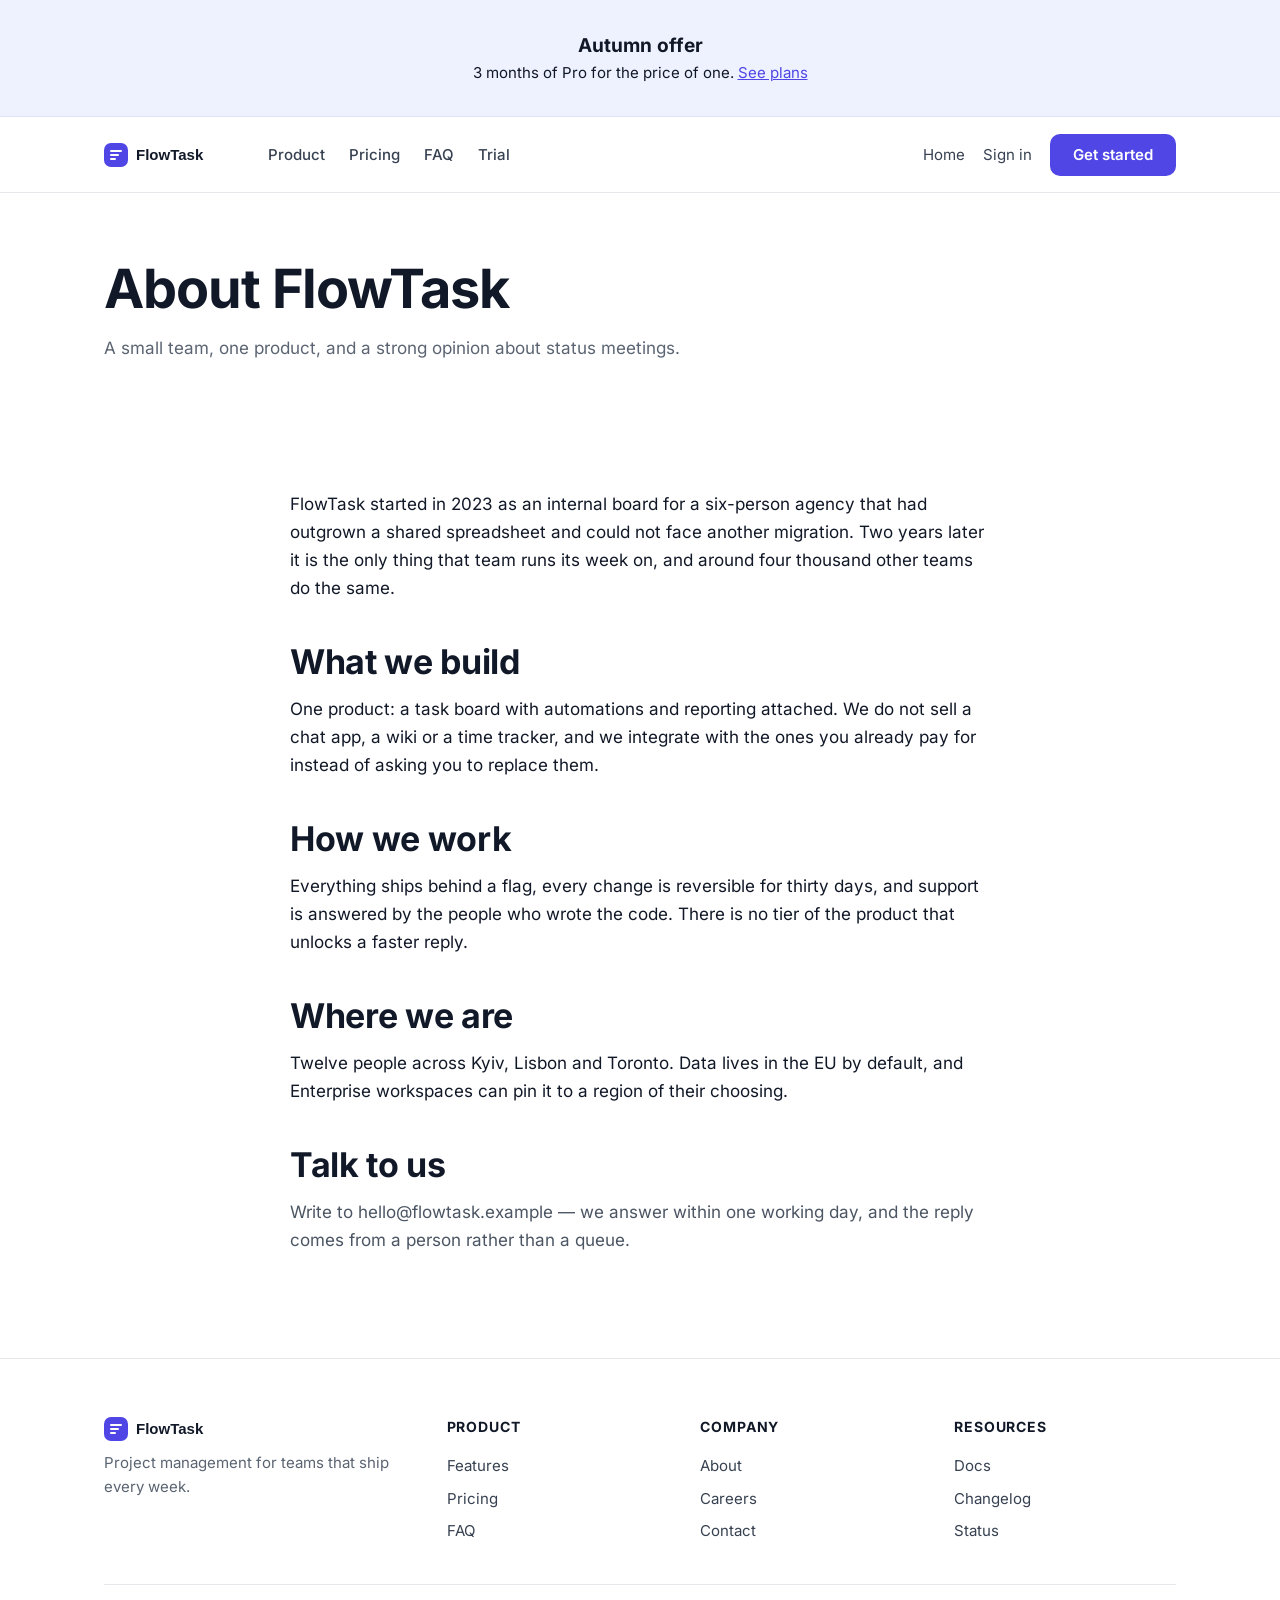
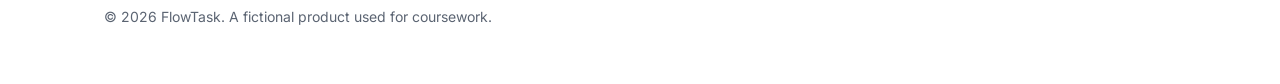
<file: lab.4/about.html>
<!DOCTYPE html>
<html lang="en">
<head>
  <meta charset="utf-8">
  <meta name="viewport" content="width=device-width, initial-scale=1">
  <title>About FlowTask — a small team building one product</title>
  <meta name="description" content="FlowTask started as an internal board for a six-person agency. Meet the team and the principles behind the product.">
  <link rel="canonical" href="https://YOUR-PROJECT.vercel.app/about.html">
  <meta property="og:title" content="About FlowTask — a small team building one product">
  <meta property="og:description" content="FlowTask started as an internal board for a six-person agency. Meet the team and the principles behind the product.">
  <meta property="og:type" content="website">
  <meta property="og:url" content="https://YOUR-PROJECT.vercel.app/about.html">
  <meta property="og:image" content="https://YOUR-PROJECT.vercel.app/img/og.jpg">
  <link rel="icon" href="img/logo.svg" type="image/svg+xml">
  <link rel="stylesheet" href="css/styles.css">
  <script defer src="js/main.js"></script>
</head>
<body>

<a class="skip-link" href="#main">Skip to main content</a>

<div class="promo"><strong>Autumn offer</strong> 3 months of Pro for the price of one. <a href="index.html#pricing">See plans</a></div>

<header class="site-header">
  <div class="site-header__inner">
    <img class="logo" src="img/logo.svg" alt="FlowTask" width="132" height="28">

    <nav class="nav" aria-label="Main navigation">
      <a class="nav-item" href="index.html#features">Product</a>
      <a class="nav-item" href="index.html#pricing">Pricing</a>
      <a class="nav-item" href="index.html#faq">FAQ</a>
      <a class="nav-item" href="index.html#trial">Trial</a>
    </nav>

    <div class="site-header__actions">
      <a class="link-quiet" href="index.html">Home</a>
      <a class="link-quiet" href="#">Sign in</a>
      <a class="btn btn--primary" href="index.html#trial">Get started</a>
    </div>
  </div>
</header>

<main id="main">
  <section class="page-head">
    <div class="shell">
      <h1>About FlowTask</h1>
      <p class="muted">A small team, one product, and a strong opinion about status meetings.</p>
    </div>
  </section>

  <section class="section">
    <div class="shell prose">
      <p>FlowTask started in 2023 as an internal board for a six-person agency that had outgrown a
        shared spreadsheet and could not face another migration. Two years later it is the only
        thing that team runs its week on, and around four thousand other teams do the same.</p>

      <h2>What we build</h2>
      <p>One product: a task board with automations and reporting attached. We do not sell a chat
        app, a wiki or a time tracker, and we integrate with the ones you already pay for instead
        of asking you to replace them.</p>

      <h2>How we work</h2>
      <p>Everything ships behind a flag, every change is reversible for thirty days, and support is
        answered by the people who wrote the code. There is no tier of the product that unlocks a
        faster reply.</p>

      <h2>Where we are</h2>
      <p>Twelve people across Kyiv, Lisbon and Toronto. Data lives in the EU by default, and
        Enterprise workspaces can pin it to a region of their choosing.</p>

      <h2>Talk to us</h2>
      <p class="soft">Write to hello@flowtask.example — we answer within one working day, and the
        reply comes from a person rather than a queue.</p>
    </div>
  </section>
</main>

<footer class="site-footer">
  <div class="shell">
    <div class="site-footer__cols">
      <div>
        <img src="img/logo.svg" alt="FlowTask" width="132" height="28">
        <p class="muted">Project management for teams that ship every week.</p>
      </div>

      <div>
        <div class="site-footer__title">Product</div>
        <ul>
          <li><a href="index.html#features">Features</a></li>
          <li><a href="index.html#pricing">Pricing</a></li>
          <li><a href="index.html#faq">FAQ</a></li>
        </ul>
      </div>

      <div>
        <div class="site-footer__title">Company</div>
        <ul>
          <li><a href="about.html">About</a></li>
          <li><a href="#">Careers</a></li>
          <li><a href="#">Contact</a></li>
        </ul>
      </div>

      <div>
        <div class="site-footer__title">Resources</div>
        <ul>
          <li><a href="#">Docs</a></li>
          <li><a href="#">Changelog</a></li>
          <li><a href="#">Status</a></li>
        </ul>
      </div>
    </div>

    <p class="legal">© 2026 FlowTask. A fictional product used for coursework.</p>
  </div>
</footer>

</body>
</html>
</file>
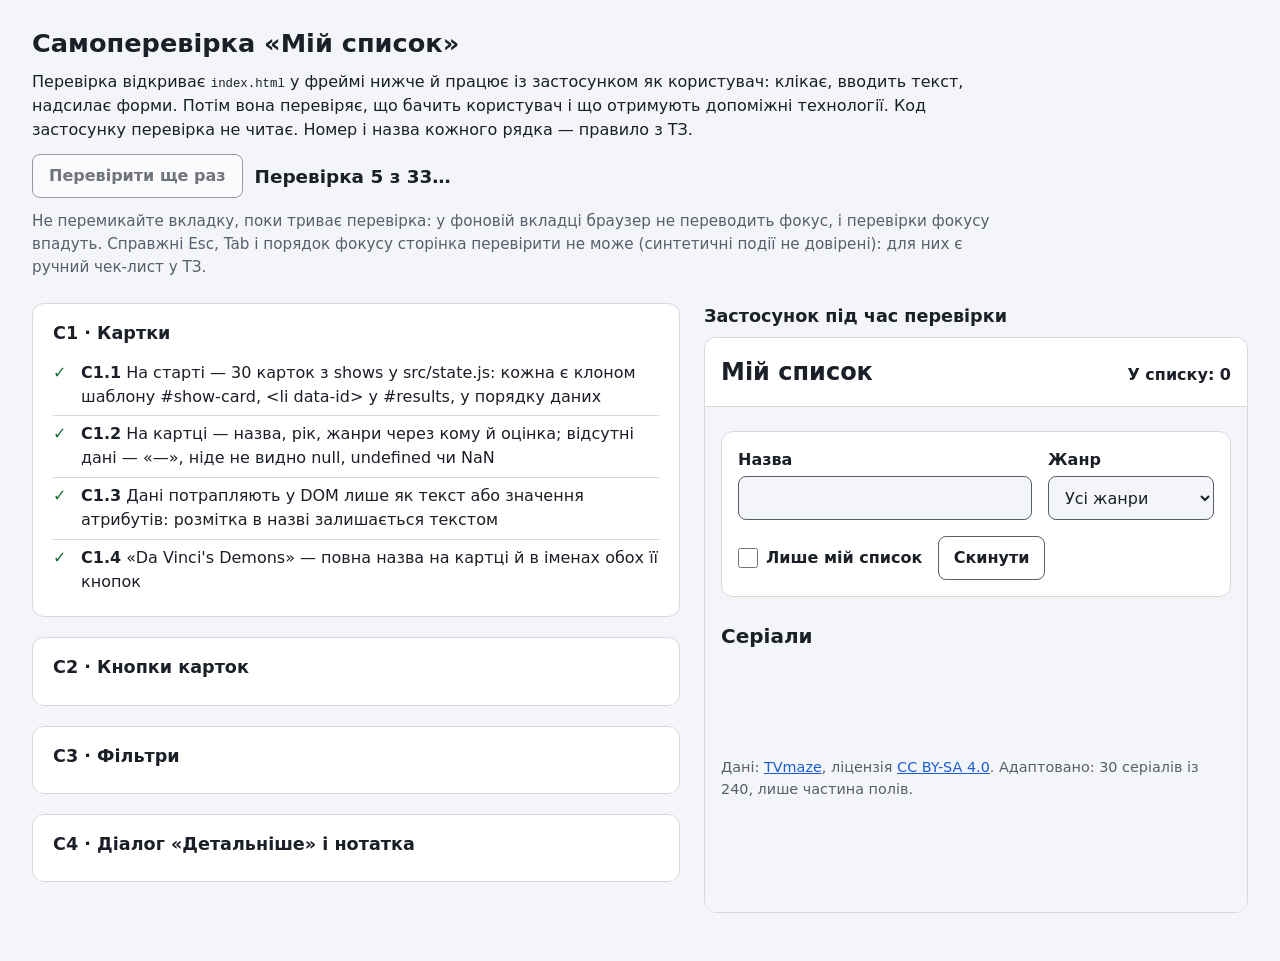
<file: lab.9/check.html>
<!doctype html>
<html lang="uk">
  <head>
    <meta charset="utf-8" />
    <meta name="viewport" content="width=device-width, initial-scale=1" />
    <title>Самоперевірка — Мій список</title>
    <link rel="icon" href="data:," />
    <link rel="stylesheet" href="check/check.css" />
    <script type="module" src="check/main.js"></script>
  </head>
  <body>
    <header class="intro">
      <h1>Самоперевірка «Мій список»</h1>
      <p>
        Перевірка відкриває <code>index.html</code> у фреймі нижче й працює із застосунком як
        користувач: клікає, вводить текст, надсилає форми. Потім вона перевіряє, що бачить
        користувач і що отримують допоміжні технології. Код застосунку перевірка не читає. Номер і
        назва кожного рядка — правило з ТЗ.
      </p>
      <p class="intro__run">
        <button id="run" type="button">Перевірити ще раз</button>
        <span id="summary" role="status">Перевірка не запускалася: потрібен JavaScript.</span>
      </p>
      <p class="intro__note">
        Не перемикайте вкладку, поки триває перевірка: у фоновій вкладці браузер не переводить
        фокус, і перевірки фокусу впадуть. Справжні Esc, Tab і порядок фокусу сторінка
        перевірити не може (синтетичні події не довірені): для них є ручний чек-лист у ТЗ.
      </p>
    </header>
    <main class="layout">
      <div id="results" class="results"></div>
      <section class="stage-wrap" aria-labelledby="stage-title">
        <h2 id="stage-title">Застосунок під час перевірки</h2>
        <div id="stage" class="stage"></div>
      </section>
    </main>
  </body>
</html>
</file>
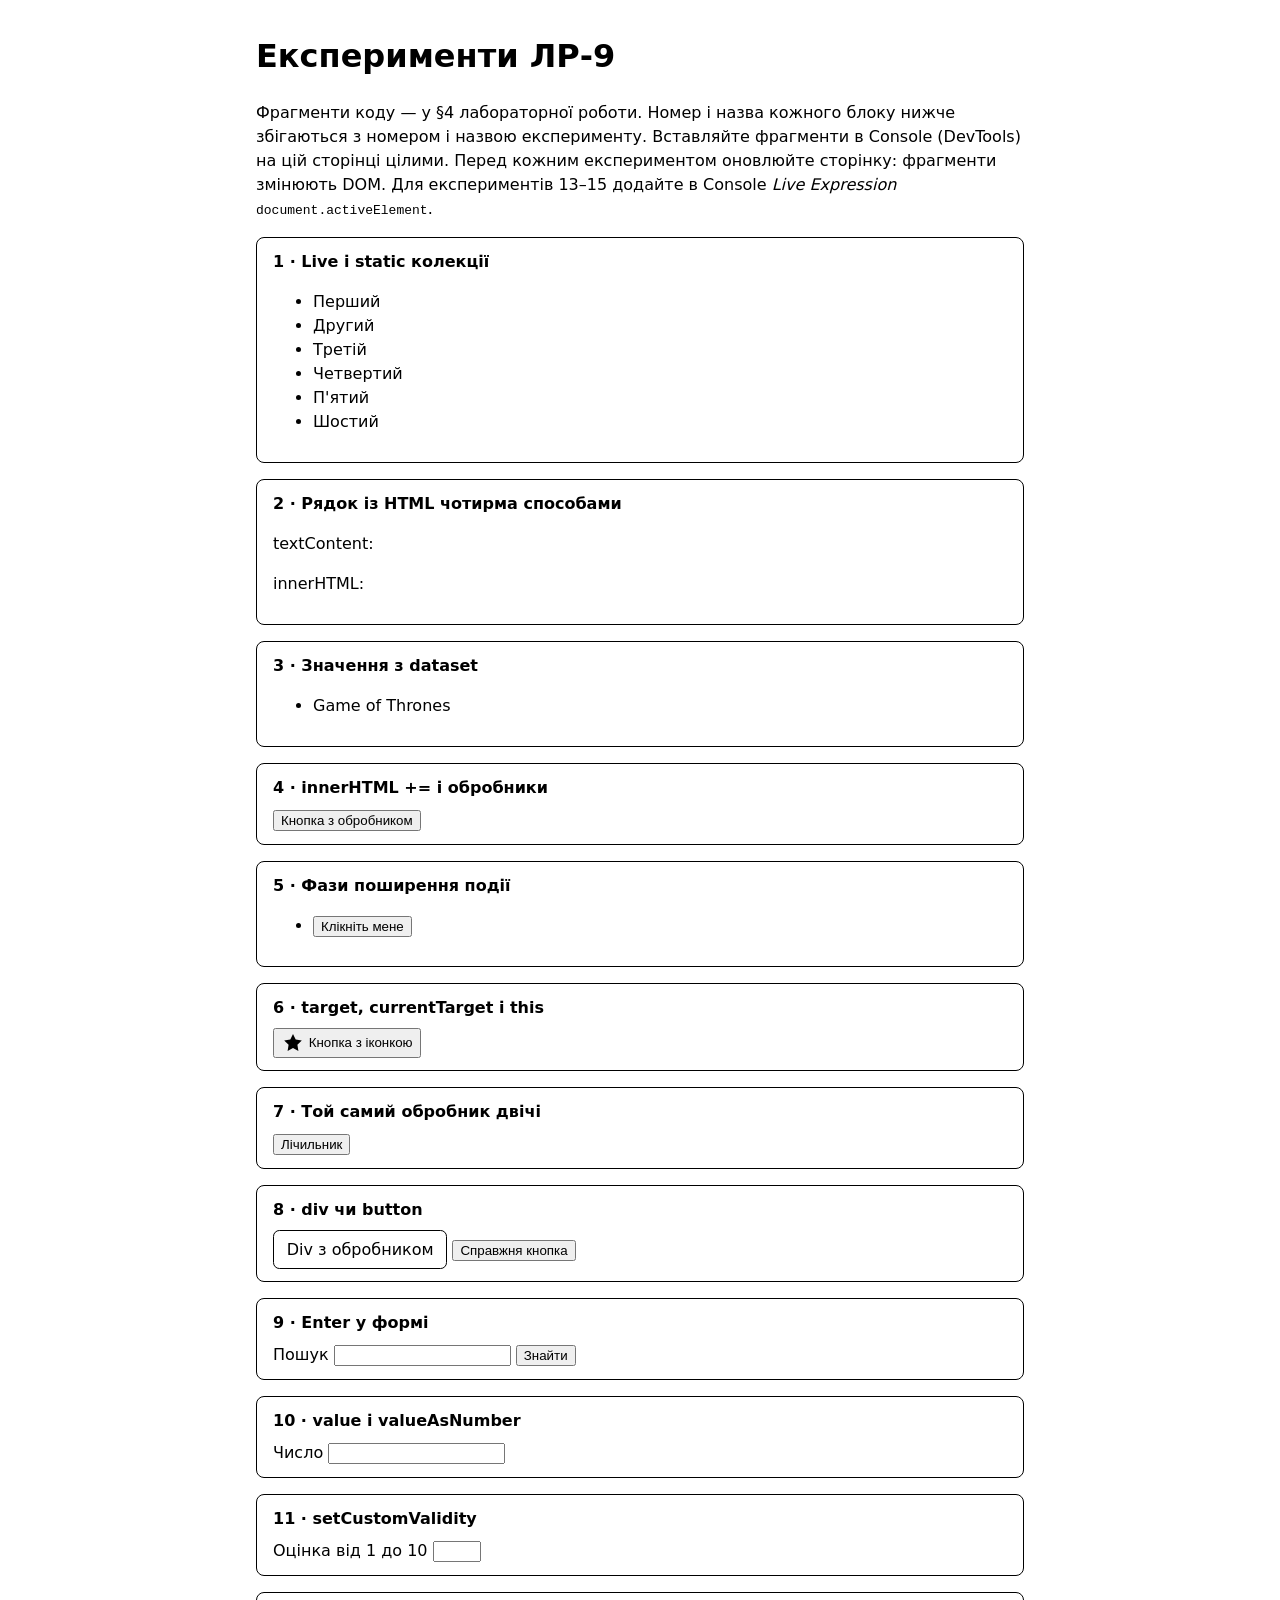
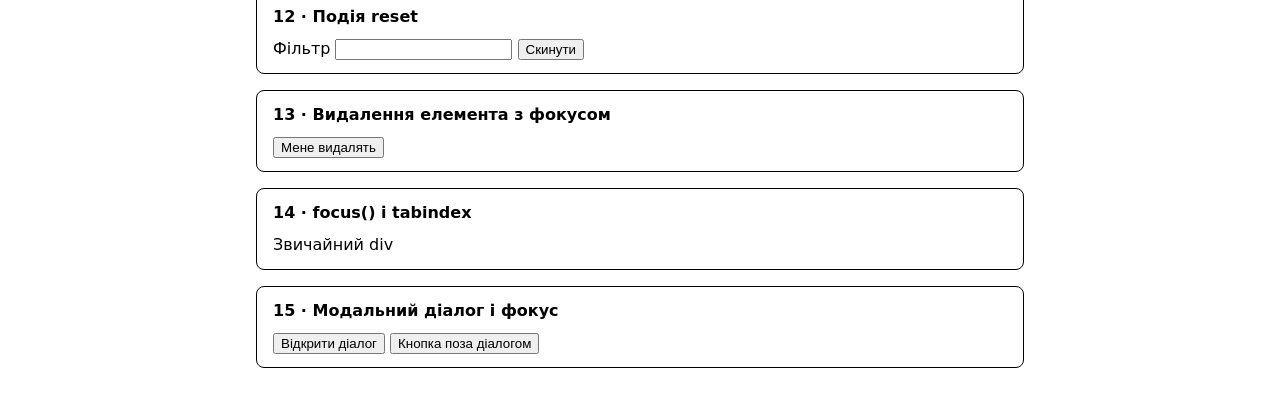
<file: lab.9/experiments.html>
<!doctype html>
<html lang="uk">
  <head>
    <meta charset="utf-8" />
    <meta name="viewport" content="width=device-width, initial-scale=1" />
    <title>Експерименти — ЛР-9</title>
    <link rel="icon" href="data:," />
    <style>
      :root {
        color-scheme: light dark;
        font-family: system-ui, sans-serif;
        line-height: 1.5;
      }
      body {
        max-width: 48rem;
        margin: 2rem auto;
        padding: 0 1rem;
      }
      section {
        margin-block: 1rem;
        padding: 0.75rem 1rem;
        border: 1px solid;
        border-radius: 0.5rem;
      }
      h2 {
        margin: 0 0 0.5rem;
        font-size: 1rem;
      }
      .fake {
        display: inline-block;
        padding: 0.4rem 0.8rem;
        border: 1px solid;
        border-radius: 0.4rem;
        cursor: pointer;
      }
      button svg {
        width: 1.5rem;
        height: 1.5rem;
        vertical-align: middle;
      }
    </style>
  </head>
  <body>
    <h1>Експерименти ЛР-9</h1>
    <p>
      Фрагменти коду — у §4 лабораторної роботи. Номер і назва кожного блоку нижче збігаються з
      номером і назвою експерименту. Вставляйте фрагменти в Console (DevTools) на цій сторінці
      цілими. Перед кожним експериментом оновлюйте сторінку: фрагменти змінюють DOM. Для
      експериментів 13–15 додайте в Console <em>Live Expression</em>
      <code>document.activeElement</code>.
    </p>

    <section id="exp-1">
      <h2>1 · Live і static колекції</h2>
      <ul>
        <li class="item">Перший</li>
        <li class="item">Другий</li>
        <li class="item">Третій</li>
        <li class="item">Четвертий</li>
        <li class="item">П'ятий</li>
        <li class="item">Шостий</li>
      </ul>
    </section>

    <section id="exp-2">
      <h2>2 · Рядок із HTML чотирма способами</h2>
      <p>textContent: <output class="as-text"></output></p>
      <p>innerHTML: <output class="as-html"></output></p>
    </section>

    <section id="exp-3">
      <h2>3 · Значення з dataset</h2>
      <ul>
        <li data-id="82">Game of Thrones</li>
      </ul>
    </section>

    <section id="exp-4">
      <h2>4 · innerHTML += і обробники</h2>
      <button type="button">Кнопка з обробником</button>
    </section>

    <section id="exp-5">
      <h2>5 · Фази поширення події</h2>
      <ul>
        <li><button type="button">Клікніть мене</button></li>
      </ul>
    </section>

    <section id="exp-6">
      <h2>6 · target, currentTarget і this</h2>
      <button type="button">
        <svg viewBox="0 0 24 24" aria-hidden="true" focusable="false">
          <path d="M12 3l2.7 5.6 6.1.9-4.4 4.3 1 6.1L12 17l-5.4 2.9 1-6.1L3.2 9.5l6.1-.9z" fill="currentColor" />
        </svg>
        Кнопка з іконкою
      </button>
    </section>

    <section id="exp-7">
      <h2>7 · Той самий обробник двічі</h2>
      <button type="button">Лічильник</button>
    </section>

    <section id="exp-8">
      <h2>8 · div чи button</h2>
      <div class="fake">Div з обробником</div>
      <button type="button">Справжня кнопка</button>
    </section>

    <section id="exp-9">
      <h2>9 · Enter у формі</h2>
      <form>
        <label>Пошук <input name="q" autocomplete="off" /></label>
        <button>Знайти</button>
      </form>
    </section>

    <section id="exp-10">
      <h2>10 · value і valueAsNumber</h2>
      <label>Число <input type="number" /></label>
    </section>

    <section id="exp-11">
      <h2>11 · setCustomValidity</h2>
      <label>Оцінка від 1 до 10 <input type="number" min="1" max="10" /></label>
    </section>

    <section id="exp-12">
      <h2>12 · Подія reset</h2>
      <form>
        <label>Фільтр <input name="q" /></label>
        <button type="reset">Скинути</button>
      </form>
    </section>

    <section id="exp-13">
      <h2>13 · Видалення елемента з фокусом</h2>
      <button type="button">Мене видалять</button>
    </section>

    <section id="exp-14">
      <h2>14 · focus() і tabindex</h2>
      <div>Звичайний div</div>
    </section>

    <section id="exp-15">
      <h2>15 · Модальний діалог і фокус</h2>
      <button type="button" class="opener">Відкрити діалог</button>
      <button type="button" class="outside">Кнопка поза діалогом</button>
      <dialog>
        <p>Модальний діалог</p>
        <button type="button">Кнопка в діалозі</button>
      </dialog>
    </section>
  </body>
</html>
</file>
<file: styles.css>
:root {
  --bg: #f4f7fb;
  --panel: #ffffff;
  --primary: #2563eb;
  --primary-dark: #1d4ed8;
  --text: #111827;
  --muted: #4b5563;
  --border: #dfe7f3;
}

* {
  box-sizing: border-box;
}

body {
  margin: 0;
  font-family: Arial, Helvetica, sans-serif;
  background: linear-gradient(180deg, #eef4ff 0%, var(--bg) 100%);
  color: var(--text);
}

.container {
  width: min(1100px, calc(100% - 2rem));
  margin: 0 auto;
}

.site-header {
  background: rgba(255, 255, 255, 0.8);
  backdrop-filter: blur(8px);
  border-bottom: 1px solid var(--border);
}

.nav {
  display: flex;
  align-items: center;
  justify-content: space-between;
  min-height: 72px;
}

.brand {
  font-size: 1.4rem;
  font-weight: 700;
  letter-spacing: 0.04em;
}

.nav-links {
  display: flex;
  gap: 1.5rem;
  list-style: none;
  margin: 0;
  padding: 0;
}

.nav-links a {
  color: var(--text);
  text-decoration: none;
  font-weight: 600;
}

.hero {
  display: grid;
  place-items: center;
  min-height: 420px;
  padding: 4rem 0;
}

.hero-copy {
  max-width: 650px;
  text-align: center;
}

.eyebrow {
  margin: 0 0 0.75rem;
  text-transform: uppercase;
  letter-spacing: 0.12em;
  color: var(--primary);
  font-weight: 700;
  font-size: 0.8rem;
}

h1 {
  margin: 0 0 1rem;
  font-size: clamp(2.5rem, 5vw, 4.5rem);
  line-height: 1.1;
}

.hero-copy p {
  margin: 0 auto 1.5rem;
  max-width: 560px;
  color: var(--muted);
  font-size: 1.1rem;
  line-height: 1.7;
}

button {
  border: none;
  border-radius: 999px;
  background: var(--primary);
  color: white;
  padding: 0.9rem 1.5rem;
  font-size: 1rem;
  font-weight: 700;
  cursor: pointer;
  transition: background 0.2s ease;
}

button:hover {
  background: var(--primary-dark);
}

.features {
  display: grid;
  grid-template-columns: repeat(3, minmax(0, 1fr));
  gap: 1.5rem;
  padding: 1rem 0 4rem;
}

.card {
  background: var(--panel);
  border: 1px solid var(--border);
  border-radius: 18px;
  box-shadow: 0 10px 30px rgba(15, 23, 42, 0.06);
  padding: 1.5rem;
}

.card h2 {
  margin-top: 0;
  margin-bottom: 0.75rem;
}

.card p {
  margin: 0;
  color: var(--muted);
  line-height: 1.6;
}

.site-footer {
  border-top: 1px solid var(--border);
  padding: 1.25rem 0 2rem;
  text-align: center;
  color: var(--muted);
}

@media (max-width: 700px) {
  .nav {
    flex-direction: column;
    justify-content: center;
    gap: 1rem;
    padding: 1rem 0;
  }

  .nav-links {
    gap: 0.9rem;
    flex-wrap: wrap;
    justify-content: center;
  }

  .features {
    grid-template-columns: 1fr;
  }
}
</file>
<file: lab.10/css/tokens.css>
/*
 * Courtly — design tokens.
 *
 * Скопіюйте цей блок на початок власного CSS. Назви змінних можна змінювати,
 * значення — ні: вони відповідають макету, а пари «текст / фон» нижче
 * перевірені на контраст WCAG 2.2 AA.
 *
 * Шрифт: Montserrat (variable, 400–800) з підмножинами latin + cyrillic.
 */
:root {
  /* ---------- Colors ---------- */
  --color-primary: #0b6e4f;          /* кнопки, посилання, акценти */
  --color-primary-hover: #085a40;
  --color-primary-soft: #e3f1ea;     /* фон чипів «вид спорту» */
  --color-accent: #c6f432;           /* лайм: CTA на темному фоні, номери кроків */
  --color-accent-hover: #b3e01f;

  --color-background: #f6f8f5;       /* фон сторінки */
  --color-surface: #ffffff;          /* картки, форма, header */
  --color-surface-alt: #eaf1ec;      /* секція «Як це працює» */
  --color-border: #d5dfd8;

  --color-text: #13201a;             /* основний текст */
  --color-text-muted: #4a5a52;       /* описи, підписи */

  --color-dark: #0f2a1f;             /* фон Final CTA та footer */
  --color-on-dark: #f1f7f3;
  --color-on-dark-muted: #b4c7bb;

  --color-rating: #a15c00;           /* зірка рейтингу */
  --color-focus: #0b6e4f;            /* на темних секціях перевизначити на --color-accent */

  /* ---------- Typography ---------- */
  --font-family-base: "Montserrat", system-ui, -apple-system, "Segoe UI", sans-serif;

  --font-weight-regular: 400;
  --font-weight-medium: 500;
  --font-weight-semibold: 600;
  --font-weight-bold: 800;

  /* Fluid: лінійно між viewport 375px і 1440px */
  --font-size-h1: clamp(2rem, 1.472rem + 2.254vw, 3.5rem);        /* 32 → 56px */
  --font-size-h2: clamp(1.625rem, 1.317rem + 1.315vw, 2.5rem);    /* 26 → 40px */
  --font-size-h3: clamp(1.1875rem, 1.121rem + 0.282vw, 1.375rem); /* 19 → 22px */
  --font-size-lead: clamp(1.0625rem, 0.996rem + 0.282vw, 1.25rem); /* 17 → 20px */
  --font-size-base: 1rem;            /* 16px */
  --font-size-small: 0.875rem;       /* 14px */
  --font-size-xs: 0.8125rem;         /* 13px: чипи, eyebrow */

  --line-height-tight: 1.15;         /* заголовки */
  --line-height-base: 1.6;           /* текст */

  /* ---------- Spacing (крок 4px) ---------- */
  --space-2xs: 0.25rem;  /*  4px */
  --space-xs: 0.5rem;    /*  8px */
  --space-sm: 0.75rem;   /* 12px */
  --space-md: 1rem;      /* 16px */
  --space-lg: 1.5rem;    /* 24px */
  --space-xl: 2rem;      /* 32px */
  --space-2xl: 3rem;     /* 48px */
  --space-3xl: 4rem;     /* 64px */
  --space-section: clamp(3.5rem, 2.5rem + 4vw, 6rem); /* вертикальний відступ секцій */

  /* ---------- Layout ---------- */
  --container-max: 75rem;                              /* 1200px */
  --container-gutter: clamp(1rem, 0.5rem + 2vw, 2rem); /* 16 → 32px */
  --header-height: 4.5rem;                             /* 72px */
  --control-height: 3rem;                              /* 48px: кнопки та поля */

  /* ---------- Shape & depth ---------- */
  --radius-sm: 0.5rem;   /*  8px: поля, чипи */
  --radius-md: 0.75rem;  /* 12px: кнопки */
  --radius-lg: 1.25rem;  /* 20px: картки, зображення, CTA */
  --radius-pill: 999px;

  --border-width: 1px;
  --shadow-sm: 0 1px 2px rgb(15 42 31 / 0.06), 0 1px 3px rgb(15 42 31 / 0.08);
  --shadow-md: 0 12px 32px -12px rgb(15 42 31 / 0.25);

  --transition-fast: 150ms ease;
}
</file>
<file: lab.10/css/styles.css>
/* Courtly Booking — styles. Values come from tokens.css. */

*,
*::before,
*::after {
  box-sizing: border-box;
}

body {
  margin: 0;
  font-family: var(--font-family-base);
  font-size: var(--font-size-base);
  line-height: var(--line-height-base);
  color: var(--color-text);
  background: var(--color-background);
}

h1,
h2,
h3 {
  margin: 0;
  line-height: var(--line-height-tight);
  font-weight: var(--font-weight-bold);
}

h1 { font-size: var(--font-size-h1); }
h2 { font-size: var(--font-size-h2); }
h3 { font-size: var(--font-size-h3); }

img {
  max-width: 100%;
  height: auto;
}

a {
  color: var(--color-primary);
}

:focus-visible {
  outline: 3px solid var(--color-focus);
  outline-offset: 2px;
}

.container {
  max-width: var(--container-max);
  margin-inline: auto;
  padding-inline: var(--container-gutter);
}

.visually-hidden {
  position: absolute;
  width: 1px;
  height: 1px;
  margin: -1px;
  padding: 0;
  overflow: hidden;
  clip: rect(0 0 0 0);
  white-space: nowrap;
  border: 0;
}

.skip-link {
  position: absolute;
  top: var(--space-xs);
  left: var(--space-xs);
  z-index: 100;
  padding: var(--space-xs) var(--space-md);
  border-radius: var(--radius-sm);
  background: var(--color-surface);
  transform: translateY(-200%);
}

.skip-link:focus {
  transform: none;
}

/* ---------- Buttons, chips ---------- */

.button {
  display: inline-flex;
  align-items: center;
  justify-content: center;
  gap: var(--space-xs);
  min-height: var(--control-height);
  padding: 0 var(--space-lg);
  border: var(--border-width) solid transparent;
  border-radius: var(--radius-md);
  font: inherit;
  font-weight: var(--font-weight-semibold);
  cursor: pointer;
  transition: background-color var(--transition-fast), color var(--transition-fast);
}

.button--primary {
  background: var(--color-primary);
  color: var(--color-surface);
}

.button--primary:hover {
  background: var(--color-primary-hover);
}

.button--outline {
  background: var(--color-surface);
  border-color: var(--color-primary);
  color: var(--color-primary);
}

.button--outline:hover {
  background: var(--color-primary-soft);
}

.chip {
  padding: 0.125rem var(--space-sm);
  border-radius: var(--radius-pill);
  background: var(--color-primary-soft);
  color: var(--color-primary);
  font-size: var(--font-size-xs);
  font-weight: var(--font-weight-semibold);
}

.badge {
  display: inline-grid;
  place-items: center;
  min-width: 1.5rem;
  height: 1.5rem;
  padding-inline: 0.375rem;
  border-radius: var(--radius-pill);
  background: var(--color-primary);
  color: var(--color-surface);
  font-size: var(--font-size-xs);
  font-weight: var(--font-weight-bold);
}

/* ---------- Header ---------- */

.site-header {
  position: sticky;
  top: 0;
  z-index: 10;
  background: var(--color-surface);
  border-bottom: var(--border-width) solid var(--color-border);
}

.site-header__inner {
  position: relative;
  display: flex;
  align-items: center;
  gap: var(--space-sm);
  min-height: var(--header-height);
}

.logo {
  display: inline-flex;
  align-items: center;
  gap: var(--space-xs);
  margin-right: auto;
  color: var(--color-text);
  font-size: 1.25rem;
  font-weight: var(--font-weight-bold);
  text-decoration: none;
}

.bookings-toggle {
  padding-inline: var(--space-sm);
}

.bookings-toggle__label {
  position: absolute;
  width: 1px;
  height: 1px;
  overflow: hidden;
  clip: rect(0 0 0 0);
  white-space: nowrap;
}

.menu-toggle {
  display: inline-grid;
  place-items: center;
  width: var(--control-height);
  height: var(--control-height);
  padding: 0;
  border: var(--border-width) solid var(--color-border);
  border-radius: var(--radius-md);
  background: var(--color-surface);
  color: var(--color-text);
  cursor: pointer;
}

.site-nav {
  display: none;
}

.site-nav.is-open {
  display: block;
  position: absolute;
  top: 100%;
  left: 0;
  right: 0;
  padding: var(--space-sm) var(--container-gutter) var(--space-lg);
  background: var(--color-surface);
  border-bottom: var(--border-width) solid var(--color-border);
  box-shadow: var(--shadow-md);
}

.site-nav__list {
  display: flex;
  flex-direction: column;
  gap: var(--space-2xs);
  margin: 0;
  padding: 0;
  list-style: none;
}

.site-nav__list a {
  display: block;
  padding: var(--space-xs) 0;
  color: var(--color-text);
  font-weight: var(--font-weight-medium);
  text-decoration: none;
}

.site-nav__list a:hover {
  color: var(--color-primary);
}

/* ---------- Search ---------- */

.search {
  padding-block: var(--space-2xl);
  background: var(--color-surface-alt);
}

.lead {
  max-width: 40rem;
  margin: var(--space-sm) 0 0;
  color: var(--color-text-muted);
  font-size: var(--font-size-lead);
}

.search-form {
  display: grid;
  gap: var(--space-md);
  margin-top: var(--space-xl);
  padding: var(--space-lg);
  border-radius: var(--radius-lg);
  background: var(--color-surface);
  box-shadow: var(--shadow-md);
}

.field {
  display: flex;
  flex-direction: column;
  gap: var(--space-2xs);
}

.field label {
  font-size: var(--font-size-small);
  font-weight: var(--font-weight-semibold);
}

.field select,
.field input {
  min-height: var(--control-height);
  padding: 0 var(--space-sm);
  border: var(--border-width) solid var(--color-border);
  border-radius: var(--radius-sm);
  background: var(--color-surface);
  color: var(--color-text);
  font: inherit;
}

.search-form__submit {
  align-self: end;
}

/* ---------- Results ---------- */

.results {
  padding-block: var(--space-2xl) var(--space-section);
}

.results__head {
  display: flex;
  flex-wrap: wrap;
  align-items: baseline;
  justify-content: space-between;
  gap: var(--space-xs) var(--space-lg);
  margin-bottom: var(--space-lg);
}

.results__status {
  margin: 0;
  color: var(--color-text-muted);
  font-weight: var(--font-weight-medium);
}

.results__grid {
  display: grid;
  gap: var(--space-lg);
  transition: opacity var(--transition-fast);
}

.results__grid[aria-busy="true"] {
  opacity: 0.55;
}

.venue-card {
  display: flex;
  flex-direction: column;
  overflow: hidden;
  border: var(--border-width) solid var(--color-border);
  border-radius: var(--radius-lg);
  background: var(--color-surface);
  box-shadow: var(--shadow-sm);
}

.venue-card__image {
  display: block;
  width: 100%;
  aspect-ratio: 4 / 3;
  object-fit: cover;
}

.venue-card__body {
  display: flex;
  flex: 1;
  flex-direction: column;
  gap: var(--space-xs);
  padding: var(--space-lg);
}

.venue-card__meta {
  display: flex;
  align-items: center;
  justify-content: space-between;
}

.rating {
  font-size: var(--font-size-small);
  font-weight: var(--font-weight-semibold);
}

.rating [aria-hidden] {
  color: var(--color-rating);
}

.venue-card__city {
  margin: 0;
  color: var(--color-text-muted);
  font-size: var(--font-size-small);
  font-weight: var(--font-weight-medium);
}

.venue-card__text {
  flex: 1;
  margin: 0;
  color: var(--color-text-muted);
  font-size: var(--font-size-small);
}

.venue-card__footer {
  display: flex;
  flex-wrap: wrap;
  align-items: center;
  justify-content: space-between;
  gap: var(--space-sm);
  margin-top: var(--space-xs);
  padding-top: var(--space-md);
  border-top: var(--border-width) solid var(--color-border);
}

.price {
  margin: 0;
  color: var(--color-text-muted);
}

.price strong {
  color: var(--color-text);
  font-size: 1.125rem;
}

/* ---------- Dialogs ---------- */

.dialog {
  width: min(28rem, 100% - 2 * var(--container-gutter));
  padding: var(--space-xl);
  border: 0;
  border-radius: var(--radius-lg);
  background: var(--color-surface);
  color: var(--color-text);
  box-shadow: var(--shadow-md);
}

.dialog__title {
  font-size: 1.5rem;
}

.dialog::backdrop {
  background: rgb(15 42 31 / 0.55);
}

.dialog__meta {
  margin: var(--space-2xs) 0 0;
  color: var(--color-text-muted);
}

.dialog__actions {
  display: flex;
  flex-wrap: wrap;
  justify-content: flex-end;
  gap: var(--space-sm);
  margin-top: var(--space-xl);
}

.booking-form__summary {
  margin: var(--space-lg) 0;
}

.booking-form__summary div {
  display: flex;
  justify-content: space-between;
  gap: var(--space-md);
}

.booking-form__summary dt {
  color: var(--color-text-muted);
}

.booking-form__summary dd {
  margin: 0;
  font-weight: var(--font-weight-semibold);
}

.booking-form__fields {
  display: grid;
  grid-template-columns: 1fr 1fr;
  gap: var(--space-md);
}

.booking-form__total {
  margin: var(--space-lg) 0 0;
  font-size: 1.125rem;
}

.bookings-list {
  display: grid;
  gap: var(--space-sm);
  margin: var(--space-lg) 0 0;
  padding: 0;
  list-style: none;
}

.bookings-list__item {
  display: grid;
  gap: var(--space-2xs);
  padding-bottom: var(--space-sm);
  border-bottom: var(--border-width) solid var(--color-border);
  font-size: var(--font-size-small);
}

.bookings-list__total {
  font-weight: var(--font-weight-semibold);
}

.bookings-empty {
  margin: var(--space-lg) 0 0;
  color: var(--color-text-muted);
}

/* ---------- Footer ---------- */

.site-footer {
  --color-focus: var(--color-accent);
  padding-block: var(--space-2xl);
  background: var(--color-dark);
  color: var(--color-on-dark);
}

.site-footer__inner {
  display: flex;
  flex-wrap: wrap;
  align-items: center;
  justify-content: space-between;
  gap: var(--space-md) var(--space-xl);
}

.site-footer__brand {
  margin: 0;
  font-size: 1.25rem;
  font-weight: var(--font-weight-bold);
}

.site-footer__contacts {
  display: flex;
  flex-wrap: wrap;
  gap: var(--space-xs) var(--space-lg);
  margin: 0;
  padding: 0;
  list-style: none;
}

.site-footer__contacts a {
  color: var(--color-on-dark);
}

.site-footer__note {
  width: 100%;
  margin: 0;
  color: var(--color-on-dark-muted);
  font-size: var(--font-size-small);
}

/* ---------- 640px+ ---------- */

@media (min-width: 40rem) {
  .bookings-toggle {
    padding-inline: var(--space-md);
  }

  .bookings-toggle__label {
    position: static;
    width: auto;
    height: auto;
    overflow: visible;
    clip: auto;
  }

  .search-form {
    grid-template-columns: 1fr 1fr;
  }

  .results__grid {
    grid-template-columns: repeat(2, 1fr);
  }
}

/* ---------- 1024px+ ---------- */

@media (min-width: 64rem) {
  .menu-toggle {
    display: none;
  }

  .site-nav,
  .site-nav.is-open {
    display: block;
    position: static;
    padding: 0;
    border: 0;
    box-shadow: none;
  }

  .site-nav__list {
    flex-direction: row;
    gap: var(--space-xl);
  }

  .site-header__inner {
    gap: var(--space-xl);
  }

  .search-form {
    grid-template-columns: 1fr 1fr 1fr auto;
    align-items: end;
  }

  .results__grid {
    grid-template-columns: repeat(3, 1fr);
  }
}
</file>
<file: lab.2/css/styles.css>
:root {
  --color-primary: #2563eb;
  --color-primary-hover: #1d4ed8;
  --color-surface: #ffffff;
  --color-background: #f8fafc;
  --color-text-main: #0f172a;
  --color-text-muted: #64748b;
  --color-border: #e2e8f0;
  --color-accent: #f59e0b;
  --color-footer: #172033;

  --font-family-base: "Inter", Arial, sans-serif;
  --font-size-base: 16px;
  --font-size-h1: 2.5rem;
  --font-size-h2: 1.5rem;
  --font-size-small: 0.875rem;

  --spacing-sm: 8px;
  --spacing-md: 16px;
  --spacing-lg: 24px;
  --spacing-xl: 32px;
  --border-radius: 12px;
}

* {
  box-sizing: border-box;
}

html {
  scroll-behavior: smooth;
}

body {
  margin: 0;
  background-color: var(--color-background);
  color: var(--color-text-main);
  font-family: var(--font-family-base);
  font-size: var(--font-size-base);
  line-height: 1.5;
}

.container {
  margin: 0 auto;
  max-width: 1120px;
  padding: 0 var(--spacing-lg);
}

.site-header {
  background-color: var(--color-surface);
  border-bottom: 1px solid var(--color-border);
}

.site-header__content {
  align-items: center;
  display: flex;
  justify-content: space-between;
  min-height: 64px;
}

.site-brand {
  color: var(--color-text-main);
  font-weight: 700;
  text-decoration: none;
}

.site-nav {
  display: flex;
  gap: var(--spacing-lg);
  list-style: none;
  margin: 0;
  padding: 0;
}

.site-nav a,
.site-footer a {
  color: var(--color-primary);
  text-decoration: none;
}

.site-nav a:hover,
.site-nav a:focus-visible,
.site-footer a:hover,
.site-footer a:focus-visible {
  color: var(--color-primary-hover);
  text-decoration: underline;
  text-underline-offset: 3px;
}

.pricing-hero {
  padding: 64px 0 var(--spacing-xl);
  text-align: center;
}

.pricing-hero > .container {
  max-width: 760px;
}

.pricing-hero h1,
.pricing__header h2,
.pricing-card h3,
.pricing-card__price {
  margin-top: 0;
}

.pricing-hero h1 {
  font-size: var(--font-size-h1);
  line-height: 1.15;
  margin-bottom: var(--spacing-md);
}

.pricing-hero p,
.pricing__header p,
.pricing-card__summary {
  color: var(--color-text-muted);
}

.pricing-hero p {
  margin: 0;
}

.pricing {
  padding: var(--spacing-xl) 0 80px;
}

.pricing__header {
  margin: 0 auto var(--spacing-xl);
  max-width: 620px;
  text-align: center;
}

.pricing__header h2 {
  font-size: var(--font-size-h2);
  line-height: 1.2;
  margin-bottom: var(--spacing-md);
}

.pricing__header p {
  margin-bottom: 0;
}

.pricing__grid {
  align-items: stretch;
  display: grid;
  gap: var(--spacing-lg);
  grid-template-columns: repeat(3, minmax(0, 1fr));
}

.pricing-card {
  background-color: var(--color-surface);
  border: 1px solid var(--color-border);
  border-radius: var(--border-radius);
  display: flex;
  flex-direction: column;
  min-height: 442px;
  padding: var(--spacing-xl);
}

.pricing-card h3 {
  font-size: var(--font-size-h2);
  margin-bottom: var(--spacing-sm);
}

.pricing-card__summary {
  font-size: var(--font-size-small);
  margin: 0 0 var(--spacing-lg);
  min-height: 42px;
}

.pricing-card__price {
  align-items: baseline;
  color: var(--color-text-muted);
  display: flex;
  font-size: var(--font-size-small);
  gap: var(--spacing-sm);
  margin-bottom: var(--spacing-xl);
}

.pricing-card__price span {
  color: var(--color-text-main);
  font-size: 2.5rem;
  font-weight: 700;
  line-height: 1;
}

.pricing-card__features {
  list-style: none;
  margin: 0 0 var(--spacing-xl);
  padding: 0;
}

.pricing-card__features li {
  margin-bottom: var(--spacing-md);
  padding-left: var(--spacing-lg);
  position: relative;
}

.pricing-card__features li::before {
  color: var(--color-primary);
  content: "\2713";
  font-weight: 700;
  left: 0;
  position: absolute;
}

.btn {
  border: 1px solid transparent;
  border-radius: var(--border-radius);
  font-weight: 600;
  margin-top: auto;
  padding: 12px var(--spacing-lg);
  text-align: center;
  text-decoration: none;
  transition: background-color 160ms ease, border-color 160ms ease, color 160ms ease;
}

.btn--primary {
  background-color: var(--color-primary);
  color: var(--color-surface);
}

.btn--primary:hover,
.btn--primary:focus-visible {
  background-color: var(--color-primary-hover);
}

.btn--secondary {
  border-color: var(--color-primary);
  color: var(--color-primary);
}

.btn--secondary:hover,
.btn--secondary:focus-visible {
  background-color: var(--color-primary);
  color: var(--color-surface);
}

.pricing-card--featured {
  border: 2px solid var(--color-primary);
  box-shadow: 0 16px 32px rgba(37, 99, 235, 0.15);
  transform: translateY(-12px);
}

.pricing-card__badge {
  background-color: var(--color-accent);
  border-radius: 999px;
  color: var(--color-text-main);
  font-size: var(--font-size-small);
  font-weight: 700;
  letter-spacing: 0.06em;
  margin: 0 0 var(--spacing-md);
  padding: 5px 10px;
  width: fit-content;
}

.site-footer {
  background-color: var(--color-footer);
  color: var(--color-surface);
  padding: var(--spacing-xl) 0;
  text-align: center;
}

.site-footer p {
  margin: 0 0 var(--spacing-sm);
}

.site-footer a {
  color: var(--color-surface);
  font-size: var(--font-size-small);
  text-decoration: underline;
  text-underline-offset: 3px;
}

:focus-visible {
  outline: 3px solid var(--color-accent);
  outline-offset: 3px;
}

@media (max-width: 767px) {
  .pricing-hero {
    padding-top: 48px;
  }

  .pricing__grid {
    grid-template-columns: 1fr;
  }

  .pricing-card--featured {
    transform: none;
  }
}

@media (max-width: 420px) {
  .container {
    padding: 0 var(--spacing-md);
  }

  .pricing-hero h1 {
    font-size: 2rem;
  }

  .pricing-card {
    padding: var(--spacing-lg);
  }
}
</file>
<file: lab.4/css/styles.css>
/* FlowTask — landing page styles */

@font-face {
  font-family: "Inter";
  src: url("../fonts/inter-latin.woff2") format("woff2");
  font-weight: 400 700;
  font-style: normal;
  font-display: swap;
}

:root {
  --ink: #111827;
  --ink-muted: #5b6472;
  --ink-soft: #4b5563;
  --brand: #4f46e5;
  --brand-dark: #4338ca;
  --brand-tint: #eef2ff;
  --surface: #ffffff;
  --surface-alt: #f7f8fb;
  --line: #e5e7eb;
  --radius: 14px;
  --shell: 1120px;
  --step: 24px;
}

*,
*::before,
*::after {
  box-sizing: border-box;
}

html {
  scroll-behavior: smooth;
  scroll-padding-top: 96px; /* sticky header не закриває ціль якоря (WCAG 2.4.11) */
}

@media (prefers-reduced-motion: reduce) {
  html {
    scroll-behavior: auto;
  }
}

body {
  margin: 0;
  font-family: "Inter", "Segoe UI", Arial, sans-serif;
  font-size: 17px;
  line-height: 1.65;
  color: var(--ink);
  background: var(--surface);
}

[hidden] {
  display: none !important;
}

:focus-visible {
  outline: 3px solid var(--brand);
  outline-offset: 3px;
}

.trial :focus-visible {
  outline-color: #ffffff;
}

.visually-hidden {
  position: absolute;
  width: 1px;
  height: 1px;
  margin: -1px;
  padding: 0;
  overflow: hidden;
  clip: rect(0 0 0 0);
  white-space: nowrap;
  border: 0;
}

.skip-link {
  position: absolute;
  left: 8px;
  top: -60px;
  z-index: 100;
  padding: 10px 16px;
  background: #ffffff;
  border-radius: 8px;
}

.skip-link:focus {
  top: 8px;
}

img {
  max-width: 100%;
  height: auto;
}

h1,
h2,
h3,
h4 {
  line-height: 1.2;
  margin: 0 0 12px;
}

h1 {
  font-size: 54px;
  letter-spacing: -0.02em;
}

h2 {
  font-size: 34px;
  letter-spacing: -0.01em;
}

h3 {
  font-size: 20px;
}

p {
  margin: 0 0 16px;
}

a {
  color: var(--brand);
}

.shell {
  max-width: var(--shell);
  margin: 0 auto;
  padding: 0 var(--step);
}

.muted {
  color: var(--ink-muted);
}

.soft {
  color: var(--ink-soft);
}

.section {
  padding: 88px 0;
}

.section--alt {
  background: var(--surface-alt);
}

.section__head {
  max-width: 640px;
  margin-bottom: 40px;
}

/* Header */

.site-header {
  position: sticky;
  top: 0;
  z-index: 40;
  height: 76px;
  background: rgba(255, 255, 255, 0.94);
  backdrop-filter: blur(8px);
  border-bottom: 1px solid var(--line);
}

.site-header__inner {
  max-width: var(--shell);
  height: 76px;
  margin: 0 auto;
  padding: 0 var(--step);
  display: flex;
  align-items: center;
  gap: 32px;
}

.nav {
  display: flex;
  gap: 24px;
  margin-right: auto;
}

.nav-item {
  font-size: 15px;
  font-weight: 500;
  color: #374151;
  text-decoration: none;
  cursor: pointer;
}

.nav-item:hover {
  color: var(--brand);
}

.site-header__actions {
  display: flex;
  align-items: center;
  gap: 18px;
}

.link-quiet {
  font-size: 15px;
  color: #374151;
  text-decoration: none;
}

.link-quiet:hover {
  color: var(--brand);
}

/* Buttons */

.btn,
.button {
  display: inline-block;
  padding: 11px 22px;
  border: 1px solid transparent;
  border-radius: 10px;
  font: inherit;
  font-size: 15px;
  font-weight: 600;
  line-height: 1.2;
  text-align: center;
  text-decoration: none;
  cursor: pointer;
}

.btn--primary,
.button--primary {
  background: var(--brand);
  color: #ffffff;
}

.btn--primary:hover,
.button--primary:hover {
  background: var(--brand-dark);
}

.button--invert {
  background: #ffffff;
  color: var(--brand);
}

.button--invert:hover {
  background: #eef0ff;
}

.btn--ghost {
  background: transparent;
  border-color: var(--line);
  color: var(--ink);
}

.button--lg {
  padding: 15px 30px;
  font-size: 17px;
}

/* Promo banner */

.promo {
  background: var(--brand-tint);
  border-bottom: 1px solid #dfe3f8;
  padding: 30px var(--step);
  text-align: center;
  font-size: 15px;
}

.promo strong {
  display: block;
  font-size: 19px;
}

/* Hero */

.hero {
  padding: 72px 0 64px;
}

.hero__grid {
  display: grid;
  grid-template-columns: 1.05fr 1fr;
  gap: 56px;
  align-items: center;
}

.hero__lead {
  font-size: 20px;
  max-width: 34ch;
}

.hero__note {
  font-size: 14px;
  margin-top: 16px;
}

.hero__image {
  width: 100%;
  border-radius: var(--radius);
  box-shadow: 0 24px 60px rgba(17, 24, 39, 0.16);
}

/* Cards */

.grid-3 {
  display: grid;
  grid-template-columns: repeat(3, 1fr);
  gap: 24px;
}

.card {
  background: var(--surface);
  border: 1px solid var(--line);
  border-radius: var(--radius);
  padding: 28px;
}

.card__icon {
  margin-bottom: 14px;
}

.card__link {
  font-size: 15px;
  font-weight: 600;
  text-decoration: none;
}

/* Steps */

.step__num {
  display: inline-flex;
  align-items: center;
  justify-content: center;
  width: 34px;
  height: 34px;
  margin-bottom: 14px;
  border-radius: 50%;
  background: var(--brand-tint);
  color: var(--brand);
  font-weight: 700;
}

/* Pricing */

.plan {
  display: flex;
  flex-direction: column;
  background: var(--surface);
  border: 1px solid var(--line);
  border-radius: var(--radius);
  padding: 30px;
}

.plan--featured {
  border-color: var(--brand);
  box-shadow: 0 18px 44px rgba(79, 70, 229, 0.16);
}

.plan__price {
  font-size: 40px;
  font-weight: 700;
  letter-spacing: -0.02em;
}

.plan__period {
  font-size: 15px;
  font-weight: 400;
  color: var(--ink-muted);
}

.plan__list {
  list-style: none;
  margin: 20px 0 26px;
  padding: 0;
  font-size: 15px;
}

.plan__list li {
  padding: 7px 0;
  border-bottom: 1px solid var(--line);
}

.plan__cta {
  margin-top: auto;
}

/* Testimonials */

.quote {
  background: var(--surface);
  border: 1px solid var(--line);
  border-radius: var(--radius);
  padding: 26px;
}

.quote__person {
  display: flex;
  align-items: center;
  gap: 12px;
  margin-top: 18px;
}

.quote__avatar {
  width: 44px;
  height: 44px;
  border-radius: 50%;
  object-fit: cover;
}

.quote__name {
  font-size: 15px;
  font-weight: 600;
}

.quote__role {
  font-size: 14px;
  color: var(--ink-muted);
}

/* FAQ */

.faq {
  max-width: 760px;
}

.faq__item {
  border-bottom: 1px solid var(--line);
}

.faq__q {
  width: 100%;
  padding: 20px 0;
  background: none;
  border: 0;
  font: inherit;
  font-weight: 600;
  text-align: left;
  cursor: pointer;
}

.faq__a {
  display: none;
  padding-bottom: 20px;
  color: #374151;
}

.faq__item.is-open .faq__a {
  display: block;
}

/* Trial form */

.trial {
  background: var(--brand);
  border-radius: 20px;
  padding: 56px;
  color: #ffffff;
  text-align: center;
}

.trial h2 {
  color: #ffffff;
}

.trial__lead {
  color: #dcd9fb;
  max-width: 46ch;
  margin: 0 auto 28px;
}

.trial__form {
  display: flex;
  flex-wrap: wrap;
  justify-content: center;
  gap: 12px;
}

.trial__input {
  flex: 1 1 210px;
  max-width: 260px;
  padding: 13px 16px;
  border: 0;
  border-radius: 10px;
  font: inherit;
  font-size: 15px;
}

.trial__input[aria-invalid="true"] {
  box-shadow: 0 0 0 3px #fca5a5;
}

.trial__error {
  flex: 1 1 100%;
  margin: 0;
  font-weight: 600;
  color: #ffffff;
}

.trial__status {
  font-size: 19px;
}

/* Footer */

.site-footer {
  padding: 56px 0 40px;
  border-top: 1px solid var(--line);
  font-size: 15px;
}

.site-footer__cols {
  display: grid;
  grid-template-columns: 1.4fr 1fr 1fr 1fr;
  gap: 32px;
}

.site-footer__title {
  font-size: 14px;
  font-weight: 700;
  text-transform: uppercase;
  letter-spacing: 0.06em;
  margin-bottom: 12px;
}

.site-footer ul {
  list-style: none;
  margin: 0;
  padding: 0;
}

.site-footer li {
  padding: 4px 0;
}

.site-footer a {
  color: #374151;
  text-decoration: none;
}

.site-footer a:hover {
  color: var(--brand);
}

.social {
  display: flex;
  gap: 4px;
  margin-top: 18px;
}

.social a {
  display: inline-flex;
  align-items: center;
  justify-content: center;
  width: 24px;
  height: 24px;
}

.legal {
  margin-top: 36px;
  padding-top: 20px;
  border-top: 1px solid var(--line);
  color: var(--ink-muted);
  font-size: 14px;
}

/* About page */

.page-head {
  padding: 64px 0 24px;
}

.prose {
  max-width: 68ch;
}

.prose h2 {
  margin-top: 40px;
}

/* Shared UI kit — carried over from the FlowTask app shell (не використовується на landing) */

.dashboard {
  display: grid;
  grid-template-columns: 240px 1fr;
  min-height: 100vh;
  background: var(--surface-alt);
}

.dashboard__sidebar {
  padding: 24px 18px;
  background: #0f172a;
  color: #cbd5f5;
}

.dashboard__nav-link {
  display: block;
  padding: 9px 12px;
  border-radius: 8px;
  color: #cbd5f5;
  text-decoration: none;
}

.dashboard__nav-link.is-active {
  background: rgba(79, 70, 229, 0.24);
  color: #ffffff;
}

.dashboard__topbar {
  display: flex;
  align-items: center;
  justify-content: space-between;
  height: 64px;
  padding: 0 24px;
  background: var(--surface);
  border-bottom: 1px solid var(--line);
}

.board {
  display: flex;
  gap: 16px;
  padding: 24px;
  overflow-x: auto;
}

.board__column {
  flex: 0 0 280px;
  background: var(--surface);
  border: 1px solid var(--line);
  border-radius: 12px;
  padding: 14px;
}

.board__card {
  background: var(--surface);
  border: 1px solid var(--line);
  border-radius: 10px;
  padding: 12px;
  margin-bottom: 10px;
  box-shadow: 0 1px 2px rgba(17, 24, 39, 0.06);
}

.board__card--urgent {
  border-left: 3px solid #ef4444;
}

.tag {
  display: inline-block;
  padding: 2px 9px;
  border-radius: 999px;
  background: var(--brand-tint);
  color: var(--brand-dark);
  font-size: 12px;
  font-weight: 600;
}

.tag--done {
  background: #dcfce7;
  color: #166534;
}

.tag--blocked {
  background: #fee2e2;
  color: #991b1b;
}

.avatar-stack {
  display: flex;
}

.avatar-stack img {
  width: 28px;
  height: 28px;
  border-radius: 50%;
  border: 2px solid var(--surface);
  margin-left: -8px;
}

.modal {
  position: fixed;
  inset: 0;
  display: grid;
  place-items: center;
  background: rgba(15, 23, 42, 0.5);
}

.modal__panel {
  width: min(560px, 92vw);
  background: var(--surface);
  border-radius: 16px;
  padding: 28px;
}

.toast {
  position: fixed;
  right: 24px;
  bottom: 24px;
  padding: 14px 18px;
  border-radius: 12px;
  background: #0f172a;
  color: #ffffff;
  box-shadow: 0 12px 30px rgba(15, 23, 42, 0.32);
}

.table {
  width: 100%;
  border-collapse: collapse;
  font-size: 15px;
}

.table th,
.table td {
  padding: 10px 12px;
  border-bottom: 1px solid var(--line);
  text-align: left;
}

.table thead th {
  background: var(--surface-alt);
  font-size: 13px;
  text-transform: uppercase;
  letter-spacing: 0.05em;
}

/* Responsive */

@media (max-width: 900px) {
  .hero__grid,
  .grid-3,
  .site-footer__cols {
    grid-template-columns: 1fr;
  }

  h1 {
    font-size: 40px;
  }

  .nav {
    display: none;
  }

  .trial {
    padding: 36px 22px;
  }
}
</file>
<file: lab.7/tokens.css>
/*
 * Courtly — design tokens.
 *
 * Скопіюйте цей блок на початок власного CSS. Назви змінних можна змінювати,
 * значення — ні: вони відповідають макету, а пари «текст / фон» нижче
 * перевірені на контраст WCAG 2.2 AA.
 *
 * Шрифт: Montserrat (variable, 400–800) з підмножинами latin + cyrillic.
 */
:root {
  /* ---------- Colors ---------- */
  --color-primary: #0b6e4f;          /* кнопки, посилання, акценти */
  --color-primary-hover: #085a40;
  --color-primary-soft: #e3f1ea;     /* фон чипів «вид спорту» */
  --color-accent: #c6f432;           /* лайм: CTA на темному фоні, номери кроків */
  --color-accent-hover: #b3e01f;

  --color-background: #f6f8f5;       /* фон сторінки */
  --color-surface: #ffffff;          /* картки, форма, header */
  --color-surface-alt: #eaf1ec;      /* секція «Як це працює» */
  --color-border: #d5dfd8;

  --color-text: #13201a;             /* основний текст */
  --color-text-muted: #4a5a52;       /* описи, підписи */

  --color-dark: #0f2a1f;             /* фон Final CTA та footer */
  --color-on-dark: #f1f7f3;
  --color-on-dark-muted: #b4c7bb;

  --color-rating: #a15c00;           /* зірка рейтингу */
  --color-focus: #0b6e4f;            /* на темних секціях перевизначити на --color-accent */

  /* ---------- Typography ---------- */
  --font-family-base: "Montserrat", system-ui, -apple-system, "Segoe UI", sans-serif;

  --font-weight-regular: 400;
  --font-weight-medium: 500;
  --font-weight-semibold: 600;
  --font-weight-bold: 800;

  /* Fluid: лінійно між viewport 375px і 1440px */
  --font-size-h1: clamp(2rem, 1.472rem + 2.254vw, 3.5rem);        /* 32 → 56px */
  --font-size-h2: clamp(1.625rem, 1.317rem + 1.315vw, 2.5rem);    /* 26 → 40px */
  --font-size-h3: clamp(1.1875rem, 1.121rem + 0.282vw, 1.375rem); /* 19 → 22px */
  --font-size-lead: clamp(1.0625rem, 0.996rem + 0.282vw, 1.25rem); /* 17 → 20px */
  --font-size-base: 1rem;            /* 16px */
  --font-size-small: 0.875rem;       /* 14px */
  --font-size-xs: 0.8125rem;         /* 13px: чипи, eyebrow */

  --line-height-tight: 1.15;         /* заголовки */
  --line-height-base: 1.6;           /* текст */

  /* ---------- Spacing (крок 4px) ---------- */
  --space-2xs: 0.25rem;  /*  4px */
  --space-xs: 0.5rem;    /*  8px */
  --space-sm: 0.75rem;   /* 12px */
  --space-md: 1rem;      /* 16px */
  --space-lg: 1.5rem;    /* 24px */
  --space-xl: 2rem;      /* 32px */
  --space-2xl: 3rem;     /* 48px */
  --space-3xl: 4rem;     /* 64px */
  --space-section: clamp(3.5rem, 2.5rem + 4vw, 6rem); /* вертикальний відступ секцій */

  /* ---------- Layout ---------- */
  --container-max: 75rem;                              /* 1200px */
  --container-gutter: clamp(1rem, 0.5rem + 2vw, 2rem); /* 16 → 32px */
  --header-height: 4.5rem;                             /* 72px */
  --control-height: 3rem;                              /* 48px: кнопки та поля */

  /* ---------- Shape & depth ---------- */
  --radius-sm: 0.5rem;   /*  8px: поля, чипи */
  --radius-md: 0.75rem;  /* 12px: кнопки */
  --radius-lg: 1.25rem;  /* 20px: картки, зображення, CTA */
  --radius-pill: 999px;

  --border-width: 1px;
  --shadow-sm: 0 1px 2px rgb(15 42 31 / 0.06), 0 1px 3px rgb(15 42 31 / 0.08);
  --shadow-md: 0 12px 32px -12px rgb(15 42 31 / 0.25);

  --transition-fast: 150ms ease;
}
</file>
<file: lab.7/styles1.css>
*,
*::before,
*::after {
  box-sizing: border-box;
  margin: 0;
  padding: 0;
}

body {
  font-family: 'Montserrat', sans-serif;
  background-color: var(--color-background);
  color: var(--color-text);
  font-size: var(--font-size-base);
  line-height: var(--line-height-base);
  max-inline-size: 100vw;
}

img {
  display: block;
  max-inline-size: 100%;
  block-size: auto;
}

:is(h1, h2, h3) {
  font-weight: var(--font-weight-bold);
  line-height: var(--line-height-tight);
}

h1 {
  font-size: var(--font-size-h1);
  letter-spacing: -0.02em;
}

h2 {
  font-size: var(--font-size-h2);
  letter-spacing: -0.02em;
}

h3 {
  font-size: var(--font-size-h3);
  letter-spacing: -0.01em;
}

p {
  font-weight: var(--font-weight-regular);
}

a {
  color: var(--color-primary);
  text-decoration: underline;
  text-underline-offset: 4px;

  &:hover {
    text-decoration: none;
  }
}

.visually-hidden {
  position: absolute;
  inset-size: 1px 1px;
  padding: 0;
  margin: -1px;
  overflow: hidden;
  clip: rect(0, 0, 0, 0);
  border: 0;
}

:focus-visible {
  outline: 3px solid var(--color-focus);
  outline-offset: 3px;
  border-radius: 4px;
}

.theme-dark {
  --color-focus: var(--color-accent);
  background-color: var(--color-dark);
  color: var(--color-on-dark-muted);

  & h2 {
    color: var(--color-on-dark);
  }

  & a:not(.btn) {
    color: var(--color-on-dark-muted);
    text-decoration: none;

    &:hover {
      color: var(--color-accent);
      text-decoration: underline;
    }
  }
}

.container {
  inline-size: 100%;
  max-inline-size: var(--container-max);
  margin-inline: auto;
  padding-inline: var(--container-gutter);
}

.section {
  padding-block: var(--space-section);

  &-alt {
    background-color: var(--color-surface-alt);
  }

  &-head {
    margin-block-end: var(--space-2xl);

    & h2 {
      margin-block-end: var(--space-sm);
    }
  }
}

.lead {
  font-size: var(--font-size-lead);
  color: var(--color-text-muted);
}

.btn {
  display: inline-flex;
  align-items: center;
  justify-content: center;
  block-size: var(--control-height);
  padding-inline: var(--space-lg);
  font-family: inherit;
  font-size: var(--font-size-base);
  font-weight: var(--font-weight-semibold);
  text-decoration: none;
  text-align: center;
  border: 2px solid transparent;
  border-radius: var(--radius-md);
  cursor: pointer;
  transition: background-color 0.2s, border-color 0.2s;

  &-primary {
    background-color: var(--color-primary);
    color: var(--color-surface);

    &:hover {
      background-color: var(--color-primary-hover);
      color: var(--color-surface);
    }
  }

  &-outline {
    background-color: transparent;
    border-color: var(--color-primary);
    color: var(--color-primary);

    &:hover {
      background-color: var(--color-primary);
      color: var(--color-surface);
    }
  }

  &-accent {
    background-color: var(--color-accent);
    color: var(--color-dark);

    &:hover {
      background-color: var(--color-accent-hover);
    }
  }

  &-lg {
    block-size: 56px;
    padding-inline: var(--space-xl);
    font-size: 1.0625rem;
  }
}

.btn-primary {
  background-color: var(--color-primary);
  color: var(--color-surface);
}

.btn-primary:hover {
  background-color: var(--color-primary-hover);
  color: var(--color-surface);
}

.btn-outline {
  background-color: transparent;
  border-color: var(--color-primary);
  color: var(--color-primary);
}

.btn-outline:hover {
  background-color: var(--color-primary);
  color: var(--color-surface);
}

.btn-accent {
  background-color: var(--color-accent);
  color: var(--color-dark);
}

.btn-accent:hover {
  background-color: var(--color-accent-hover);
}

.btn-lg {
  block-size: 56px;
  padding-inline: var(--space-xl);
  font-size: 1.0625rem;
}

.header {
  position: relative;
  block-size: var(--header-height);
  background-color: var(--color-surface);
  border-block-end: 1px solid var(--color-border);
  display: flex;
  align-items: center;

  & .container {
    display: flex;
    align-items: center;
    justify-content: space-between;
  }
}

.logo-wrap {
  display: flex;
  align-items: center;
  gap: var(--space-xs);
  font-size: 1.375rem;
  font-weight: var(--font-weight-bold);
  color: var(--color-text);
  text-decoration: none;
}

.nav {
  display: none;

  @media (width >= 1024px) {
    display: flex;
    align-items: center;
    gap: var(--space-xl);

    & a:not(.btn) {
      font-size: var(--font-size-base);
      font-weight: var(--font-weight-semibold);
      color: var(--color-text);
      text-decoration: none;

      &:hover {
        color: var(--color-primary);
      }
    }
  }
}

.header-cta {
  @media (width >= 1024px) {
    margin-inline-start: var(--space-2xl);
  }
}

.menu-toggle {
  display: flex;
  align-items: center;
  justify-content: center;
  block-size: 44px;
  padding-inline: var(--space-md);
  background: transparent;
  border: 1px solid var(--color-border);
  border-radius: var(--radius-md);
  color: var(--color-text);
  font-family: inherit;
  font-weight: var(--font-weight-semibold);
  cursor: pointer;

  @media (width >= 1024px) {
    display: none;
  }

  /* Анімація гамбургера в X */
  &[aria-expanded="true"] .menu-toggle-icon {
    & span:nth-child(1) {
      transform: rotate(45deg) translate(-2px, -2px);
    }
    & span:nth-child(2) {
      opacity: 0;
    }
    & span:nth-child(3) {
      transform: rotate(-45deg) translate(-2px, 2px);
    }
  }
}

.menu-toggle-icon {
  position: relative;
  inline-size: 18px;
  block-size: 14px;
  display: flex;
  flex-direction: column;
  justify-content: space-between;
  margin-inline-end: 8px;

  & span {
    display: block;
    block-size: 2px;
    inline-size: 100%;
    background-color: var(--color-text);
    transform-origin: left center;
    transition: transform 0.3s ease, opacity 0.3s ease;
  }
}

.mobile-nav {
  display: none;
  position: absolute;
  inset-block-start: var(--header-height);
  inset-inline-start: 0;
  inline-size: 100%;
  background-color: var(--color-surface);
  padding: var(--space-lg) var(--container-gutter) var(--space-xl);
  box-shadow: var(--shadow-md);
  z-index: 50;

  &.is-open {
    display: flex;
    flex-direction: column;
  }

  & a:not(.btn) {
    display: block;
    padding-block: var(--space-sm);
    font-size: 1.0625rem;
    font-weight: var(--font-weight-semibold);
    color: var(--color-text);
    border-block-end: 1px solid var(--color-border);
    text-decoration: none;
  }

  & .header-cta {
    margin-block-start: var(--space-lg);
    inline-size: 100%;
  }
}

/* ==========================================
   Герой (Hero Section)
   ========================================== */
.hero {
  position: relative;
  padding-block-start: var(--space-2xl);
  background: var(--color-background);
  overflow: hidden;

  @media (width >= 1024px) {
    padding-block-start: var(--space-3xl);
  }

  &::after {
    content: '';
    position: absolute;
    inset-block-start: 0;
    inset-inline-end: 0;
    inline-size: 50%;
    block-size: 50%;
    background: radial-gradient(circle, rgba(198, 244, 50, 0.18) 0%, rgba(246, 248, 245, 0) 70%);
    pointer-events: none;
  }
}

.hero-grid {
  display: grid;
  grid-template-columns: 1fr;
  gap: var(--space-2xl);

  @media (width >= 1024px) {
    grid-template-columns: repeat(2, 1fr);
    gap: var(--space-3xl);
    align-items: center;
  }
}

.hero-text {
  display: flex;
  flex-direction: column;
  gap: var(--space-lg);
  max-inline-size: 34rem;

  & p {
    color: var(--color-text-muted);
  }
}

.hero-image img {
  inline-size: 100%;
  border-radius: var(--radius-lg);
  box-shadow: var(--shadow-md);
  aspect-ratio: 16 / 9;
  object-fit: cover;

  @media (width >= 1024px) {
    aspect-ratio: 4 / 3;
  }
}
.search-section {
  padding-block: var(--space-2xl) var(--space-section);
}

.search-form {
  display: grid;
  grid-template-columns: 1fr;
  gap: var(--space-md);
  padding: var(--space-lg);
  background-color: var(--color-surface);
  border: 1px solid var(--color-border);
  border-radius: var(--radius-lg);
  box-shadow: var(--shadow-md);

  @media (width >= 640px) {
    grid-template-columns: repeat(2, 1fr);
  }

  @media (width >= 1024px) {
    grid-template-columns: repeat(4, 1fr);
    padding: var(--space-lg) var(--space-xl);
  }

  & .btn {
    inline-size: 100%;
    align-self: end;

    @media (width >= 1024px) {
      inline-size: auto;
      min-inline-size: 160px;
    }
  }
}

.form-group {
  display: flex;
  flex-direction: column;
  gap: var(--space-2xs);

  & label {
    font-size: var(--font-size-small);
    font-weight: var(--font-weight-semibold);
  }
}

.form-control {
  block-size: var(--control-height);
  padding-inline: var(--space-sm);
  background-color: var(--color-background);
  border: 1px solid var(--color-border);
  border-radius: var(--radius-sm);
  font-family: inherit;
  font-size: var(--font-size-base);

  &:hover {
    border-color: var(--color-text-muted);
  }
}

.venues-grid {
  display: grid;
  grid-template-columns: 1fr;
  gap: var(--space-lg);

  @media (width >= 640px) {
    grid-template-columns: repeat(2, 1fr);
  }

  @media (width >= 1024px) {
    grid-template-columns: repeat(3, 1fr);
  }
}

.card {
  display: flex;
  flex-direction: column;
  background-color: var(--color-surface);
  border: 1px solid var(--color-border);
  border-radius: var(--radius-lg);
  box-shadow: var(--shadow-sm);
  overflow: hidden;

  @media (width >= 1024px) {
    &.featured {
      grid-column: span 2;
      grid-row: span 2;
      display: grid;
      grid-template-columns: 1.15fr 1fr;

      & .card-img-wrap,
      & .card-img-wrap img {
        block-size: 100%;
      }

      & .card-body {
        padding: var(--space-2xl) var(--space-xl);
        gap: var(--space-lg);
        justify-content: center;
      }

      & h3 {
        font-size: var(--font-size-h2);
      }

      & .card-desc {
        font-size: var(--font-size-lead);
      }

      & .card-footer {
        margin-block-start: 0;
      }
    }
  }
}

.card-img-wrap {
  position: relative;

  & img {
    inline-size: 100%;
    aspect-ratio: 4 / 3;
    object-fit: cover;
  }
}

.badge {
  position: absolute;
  inset-block-start: var(--space-md);
  inset-inline-start: var(--space-md);
  padding: 4px 12px;
  background-color: var(--color-accent);
  color: var(--color-dark);
  font-size: var(--font-size-xs);
  font-weight: var(--font-weight-bold);
  text-transform: uppercase;
  letter-spacing: 0.06em;
  border-radius: var(--radius-pill);
}

.card-body {
  padding: var(--space-lg);
  display: flex;
  flex-direction: column;
  gap: var(--space-sm);
  flex-grow: 1;
}

.card-meta {
  display: flex;
  align-items: center;
  justify-content: space-between;
}

.chip {
  padding: 4px 12px;
  background-color: var(--color-primary-soft);
  color: var(--color-primary);
  font-size: var(--font-size-xs);
  font-weight: var(--font-weight-semibold);
  border-radius: var(--radius-pill);
}

.rating {
  font-size: var(--font-size-small);
  font-weight: var(--font-weight-semibold);

  &-star {
    color: var(--color-rating);
  }

  &-count {
    color: var(--color-text-muted);
    font-weight: var(--font-weight-regular);
  }
}

.card-desc {
  color: var(--color-text-muted);
}

.card-footer {
  margin-block-start: auto;
  padding-block-start: var(--space-md);
  border-block-start: 1px solid var(--color-border);
  display: flex;
  align-items: center;
  justify-content: space-between;
  gap: var(--space-md);
  flex-wrap: wrap;
}

.price {
  font-size: 1.25rem;
  font-weight: var(--font-weight-bold);
  color: var(--color-text);

  & span {
    font-size: var(--font-size-small);
    color: var(--color-text-muted);
    font-weight: var(--font-weight-regular);
  }
}

.card-benefits,
.card-slots {
  display: none;
}

@media (width >= 1024px) {
  .card-benefits {
    display: flex;
    flex-direction: column;
    gap: var(--space-2xs);
    font-size: var(--font-size-small);
    list-style: none;

    & li::before {
      content: '✓';
      color: var(--color-primary);
      font-weight: var(--font-weight-bold);
      margin-inline-end: var(--space-xs);
    }
  }

  .card-slots {
    display: block;
    margin-block-start: var(--space-xs);
  }

  .slots-title {
    font-size: var(--font-size-small);
    font-weight: var(--font-weight-semibold);
    margin-block-end: var(--space-xs);
  }

  .slots-list {
    display: flex;
    gap: var(--space-xs);
    flex-wrap: wrap;
  }

  .slot-tag {
    padding: 4px 12px;
    border: 1px solid var(--color-border);
    border-radius: var(--radius-sm);
    font-size: var(--font-size-small);
    font-weight: var(--font-weight-semibold);
  }
}

.how-grid {
  display: grid;
  grid-template-columns: 1fr;
  gap: var(--space-lg);
  list-style: none;

  @media (width >= 1024px) {
    grid-template-columns: repeat(3, 1fr);
  }
}

.how-step {
  display: flex;
  flex-direction: column;
  gap: var(--space-sm);
  padding: var(--space-xl);
  background-color: var(--color-surface);
  border: 1px solid var(--color-border);
  border-radius: var(--radius-lg);

  & p {
    color: var(--color-text-muted);
  }
}

.step-num {
  display: flex;
  align-items: center;
  justify-content: center;
  inline-size: 56px;
  block-size: 56px;
  margin-block-end: var(--space-xs);
  background-color: var(--color-dark);
  color: var(--color-accent);
  font-size: 1.25rem;
  font-weight: var(--font-weight-bold);
  border-radius: var(--radius-md);
}

.about-grid {
  display: grid;
  grid-template-columns: 1fr;
  gap: var(--space-2xl);

  @media (width >= 768px) {
    grid-template-columns: 1.1fr 1fr;
    gap: var(--space-3xl);
    align-items: center;
  }
}

.about-text {
  display: flex;
  flex-direction: column;
  gap: var(--space-lg);
}

.about-lead {
  font-size: var(--font-size-lead);
  color: var(--color-text-muted);
}

.about-features {
  display: flex;
  flex-direction: column;
  gap: var(--space-md);
  list-style: none;
}

.about-feature {
  display: flex;
  gap: var(--space-md);

  & h3 {
    font-size: 1.0625rem;
    margin-block-end: var(--space-2xs);
  }

  & p {
    font-size: var(--font-size-small);
    color: var(--color-text-muted);
  }
}

.about-icon {
  display: flex;
  align-items: center;
  justify-content: center;
  flex-shrink: 0;
  inline-size: 40px;
  block-size: 40px;
  border-radius: 50%;
  background-color: var(--color-primary-soft);
  color: var(--color-primary);
  font-weight: var(--font-weight-bold);
}

.about-img {
  inline-size: 100%;
  aspect-ratio: 4 / 5;
  object-fit: cover;
  border-radius: var(--radius-lg);
}

.cta-block {
  position: relative;
  display: flex;
  flex-direction: column;
  align-items: center;
  gap: var(--space-lg);
  padding: var(--space-3xl) var(--space-lg);
  margin-block-end: var(--space-section);
  background-color: var(--color-dark);
  border-radius: var(--radius-lg);
  text-align: center;
  overflow: hidden;

  @media (width >= 1024px) {
    padding: var(--space-3xl) 64px;
  }

  &::after {
    content: '';
    position: absolute;
    inset-block-start: 0;
    inset-inline-end: 0;
    inline-size: 50%;
    block-size: 50%;
    background: radial-gradient(circle, rgba(198, 244, 50, 0.16) 0%, rgba(15, 42, 31, 0) 70%);
    pointer-events: none;
  }

  & h2,
  & .cta-text,
  & .btn {
    z-index: 1;
  }

  & h2 {
    color: var(--color-on-dark);
  }
}

.cta-text {
  max-inline-size: 32rem;
  color: var(--color-on-dark-muted);
  font-size: var(--font-size-lead);
}

.footer {
  padding-block: var(--space-3xl) var(--space-2xl);
}

.footer-grid {
  display: grid;
  grid-template-columns: 1fr;
  gap: var(--space-xl);
  margin-block-end: var(--space-3xl);

  @media (width >= 640px) {
    grid-template-columns: repeat(2, 1fr);
  }

  @media (width >= 1024px) {
    grid-template-columns: 2fr repeat(3, 1fr);
  }
}

.footer-brand p {
  max-inline-size: 22rem;
  margin-block-start: var(--space-md);
  font-size: var(--font-size-small);
}

.footer-col h3 {
  margin-block-end: var(--space-sm);
  font-size: var(--font-size-base);
  font-weight: var(--font-weight-bold);
  color: var(--color-on-dark);
  text-transform: uppercase;
  letter-spacing: 0.06em;
}

.footer-nav {
  display: flex;
  flex-direction: column;
  gap: var(--space-xs);
  font-size: var(--font-size-small);
  list-style: none;
}

.footer-social {
  display: flex;
  flex-wrap: wrap;
  gap: var(--space-xs);
  margin-block-start: var(--space-lg);
  max-inline-size: 240px;
  list-style: none;

  @media (width >= 640px) {
    max-inline-size: none;
  }
}

.social-link {
  display: flex;
  align-items: center;
  justify-content: center;
  padding: 4px 12px;
  border: 1px solid rgba(180, 199, 187, 0.35);
  border-radius: var(--radius-pill);

  & svg {
    fill: currentColor;
  }
}

.footer-copy {
  padding-block-start: var(--space-lg);
  border-block-start: 1px solid rgba(180, 199, 187, 0.2);
  font-size: var(--font-size-small);
}
</file>
<file: lab.9/styles.css>
/*
 * Стилі «Мій список». Готові: змінювати їх для лабораторної не потрібно.
 * Стан кнопки «До списку» показує [aria-pressed="true"], поле з помилкою — [aria-invalid="true"]:
 * оформлення залежить від атрибутів, які встановлює ваш JavaScript.
 *
 * Контраст (WCAG 1.4.3), світла / темна тема, на фоні сторінки й картки: текст 15.1 / 13.8,
 * приглушений текст 5.9 / 7.6, акцент 5.4 / 7.6, помилка 6.0 / 9.7, текст на кнопці
 * з акцентним фоном 5.9 / 8.5 до 1.
 */
:root {
  color-scheme: light dark;
  --bg: light-dark(#f4f5f8, #121418);
  --surface: light-dark(#ffffff, #1c1f25);
  --text: light-dark(#1b1f27, #e9ebef);
  --muted: light-dark(#585f6c, #a9b0bc);
  --line: light-dark(#d5d9e0, #363b46);
  --accent: light-dark(#1b5ed0, #82b1ff);
  --accent-ink: light-dark(#ffffff, #0b1426);
  --accent-soft: light-dark(#e6eefc, #1d2a44);
  --danger: light-dark(#b3261e, #ffb4ab);
  --radius: 0.75rem;

  font-family: system-ui, -apple-system, 'Segoe UI', Roboto, sans-serif;
  line-height: 1.5;
}

*,
*::before,
*::after {
  box-sizing: border-box;
}

body {
  margin: 0;
  background: var(--bg);
  color: var(--text);
}

a {
  color: var(--accent);
}

.container {
  width: min(72rem, 100% - 2rem);
  margin-inline: auto;
}

.visually-hidden {
  position: absolute;
  width: 1px;
  height: 1px;
  margin: -1px;
  padding: 0;
  overflow: hidden;
  clip-path: inset(50%);
  white-space: nowrap;
  border: 0;
}

/* ---------- Header ---------- */

.site-header {
  background: var(--surface);
  border-bottom: 1px solid var(--line);
}

.site-header__inner {
  display: flex;
  flex-wrap: wrap;
  align-items: baseline;
  justify-content: space-between;
  gap: 0.5rem 1rem;
  padding-block: 1rem;
}

.site-title {
  margin: 0;
  font-size: 1.5rem;
}

.counter {
  margin: 0;
  font-weight: 600;
}

/* ---------- Форми й кнопки ---------- */

.filters {
  display: flex;
  flex-wrap: wrap;
  align-items: end;
  gap: 1rem;
  margin-block: 1.5rem 0.5rem;
  padding: 1rem;
  background: var(--surface);
  border: 1px solid var(--line);
  border-radius: var(--radius);
}

.field {
  display: flex;
  flex-direction: column;
  gap: 0.25rem;
}

.filters .field:first-child {
  flex: 1 1 14rem;
}

.field--check {
  flex-direction: row;
  align-items: center;
  min-height: 2.75rem;
  gap: 0.5rem;
}

label {
  font-weight: 600;
}

input,
select,
textarea {
  font: inherit;
  color: inherit;
  background: var(--bg);
  border: 1px solid var(--muted);
  border-radius: 0.5rem;
}

input[type='search'],
input[type='number'],
select,
textarea {
  min-height: 2.75rem;
  padding: 0.5rem 0.75rem;
}

input[type='checkbox'] {
  width: 1.25rem;
  height: 1.25rem;
  margin: 0;
  accent-color: var(--accent);
}

textarea {
  resize: vertical;
}

[aria-invalid='true'] {
  border: 2px solid var(--danger);
}

.field__error {
  margin: 0;
  color: var(--danger);
  font-weight: 600;
}

.field__error:empty {
  display: none;
}

.btn {
  display: inline-flex;
  align-items: center;
  justify-content: center;
  gap: 0.4rem;
  min-height: 2.75rem;
  padding: 0.5rem 0.9rem;
  font: inherit;
  font-weight: 600;
  color: var(--text);
  background: var(--surface);
  border: 1px solid var(--muted);
  border-radius: 0.5rem;
  cursor: pointer;
}

.btn:hover {
  background: var(--accent-soft);
}

.btn--primary,
.btn--toggle[aria-pressed='true'] {
  color: var(--accent-ink);
  background: var(--accent);
  border-color: var(--accent);
}

.btn--primary:hover,
.btn--toggle[aria-pressed='true']:hover {
  background: var(--accent);
  text-decoration: underline;
}

.icon {
  width: 1.25rem;
  height: 1.25rem;
  flex: none;
  fill: none;
  stroke: currentColor;
  stroke-width: 2;
  stroke-linejoin: round;
}

.btn--toggle[aria-pressed='true'] .icon {
  fill: currentColor;
}

:focus-visible {
  outline: 3px solid var(--accent);
  outline-offset: 2px;
}

/* ---------- Список ---------- */

.results-heading {
  margin: 1.5rem 0 0;
  font-size: 1.25rem;
}

.status {
  min-height: 1.5em;
  margin: 0.25rem 0 1rem;
  color: var(--muted);
}

.cards {
  display: grid;
  grid-template-columns: repeat(auto-fill, minmax(min(17rem, 100%), 1fr));
  gap: 1rem;
  margin: 0 0 2rem;
  padding: 0;
  list-style: none;
}

.card {
  display: flex;
  flex-direction: column;
  gap: 0.35rem;
  padding: 1rem;
  background: var(--surface);
  border: 1px solid var(--line);
  border-radius: var(--radius);
}

.card p {
  margin: 0;
}

.card__title {
  margin: 0;
  font-size: 1.125rem;
}

.card__meta,
.card__rating {
  color: var(--muted);
}

.card__note {
  font-style: italic;
  overflow-wrap: anywhere;
}

.card__actions {
  display: flex;
  flex-wrap: wrap;
  gap: 0.5rem;
  margin-top: auto;
  padding-top: 0.5rem;
}

.card__actions .btn {
  padding-inline: 0.65rem;
}

/* ---------- Діалог ---------- */

.details {
  width: min(40rem, 100% - 2rem);
  max-height: calc(100% - 2rem);
  padding: 1.5rem;
  color: var(--text);
  background: var(--surface);
  border: 1px solid var(--line);
  border-radius: var(--radius);
}

.details::backdrop {
  background: rgb(0 0 0 / 0.55);
}

.details__title {
  margin: 0 0 0.75rem;
}

.details__summary p {
  margin: 0 0 0.75rem;
}

.details__source {
  margin: 0 0 1.25rem;
}

.note-form {
  display: grid;
  gap: 1rem;
  padding-top: 1rem;
  border-top: 1px solid var(--line);
}

.note-form__title {
  margin: 0;
  font-size: 1.05rem;
}

.note-form__actions {
  display: flex;
  flex-wrap: wrap;
  gap: 0.5rem;
}

/* ---------- Footer ---------- */

.site-footer {
  padding-block: 1rem 2rem;
  color: var(--muted);
  font-size: 0.9rem;
}
</file>
<file: lab.9/check/check.css>
/* Сторінка самоперевірки. Змінювати не потрібно. */
:root {
  color-scheme: light dark;
  --bg: light-dark(#f4f5f8, #121418);
  --surface: light-dark(#ffffff, #1c1f25);
  --text: light-dark(#1b1f27, #e9ebef);
  --muted: light-dark(#585f6c, #a9b0bc);
  --line: light-dark(#d5d9e0, #363b46);
  --pass: light-dark(#17703a, #7ad79a);
  --fail: light-dark(#b3261e, #ffb4ab);
  --accent: light-dark(#1b5ed0, #82b1ff);

  font-family: system-ui, -apple-system, 'Segoe UI', Roboto, sans-serif;
  line-height: 1.5;
}

* {
  box-sizing: border-box;
}

body {
  margin: 0;
  padding: 1.5rem clamp(1rem, 3vw, 2rem) 3rem;
  background: var(--bg);
  color: var(--text);
}

h1 {
  margin: 0 0 0.5rem;
  font-size: 1.6rem;
}

h2 {
  margin: 0 0 0.5rem;
  font-size: 1.1rem;
}

.intro {
  max-width: 60rem;
  margin-bottom: 1.5rem;
}

.intro p {
  margin: 0 0 0.75rem;
}

.intro__run {
  display: flex;
  flex-wrap: wrap;
  align-items: center;
  gap: 0.75rem;
}

#summary {
  font-size: 1.15rem;
  font-weight: 700;
}

[data-state='passed'] #summary {
  color: var(--pass);
}

[data-state='failed'] #summary,
[data-state='error'] #summary {
  color: var(--fail);
}

.intro__note {
  color: var(--muted);
  font-size: 0.95rem;
}

button {
  min-height: 2.75rem;
  padding: 0.5rem 1rem;
  font: inherit;
  font-weight: 600;
  color: var(--text);
  background: var(--surface);
  border: 1px solid var(--muted);
  border-radius: 0.5rem;
  cursor: pointer;
}

button:disabled {
  cursor: progress;
  opacity: 0.6;
}

:focus-visible {
  outline: 3px solid var(--accent);
  outline-offset: 2px;
}

.layout {
  display: grid;
  gap: 1.5rem;
}

@media (min-width: 70rem) {
  .layout {
    grid-template-columns: minmax(0, 1fr) 34rem;
    align-items: start;
  }

  .stage-wrap {
    position: sticky;
    top: 1rem;
  }
}

.group {
  margin-bottom: 1.25rem;
  padding: 1rem 1.25rem;
  background: var(--surface);
  border: 1px solid var(--line);
  border-radius: 0.75rem;
}

.checks {
  margin: 0;
  padding: 0;
  list-style: none;
}

.checks li {
  position: relative;
  padding: 0.4rem 0 0.4rem 1.75rem;
  border-top: 1px solid var(--line);
}

.checks li:first-child {
  border-top: 0;
}

.mark {
  position: absolute;
  left: 0;
  font-weight: 700;
}

.pass .mark {
  color: var(--pass);
}

.fail .mark {
  color: var(--fail);
}

.detail {
  margin: 0.25rem 0 0;
  color: var(--fail);
  overflow-wrap: anywhere;
}

.stage iframe {
  display: block;
  width: 100%;
  height: 36rem;
  background: var(--bg);
  border: 1px solid var(--line);
  border-radius: 0.75rem;
}

.visually-hidden {
  position: absolute;
  width: 1px;
  height: 1px;
  margin: -1px;
  overflow: hidden;
  clip-path: inset(50%);
  white-space: nowrap;
}

code {
  font-size: 0.95em;
}
</file>
